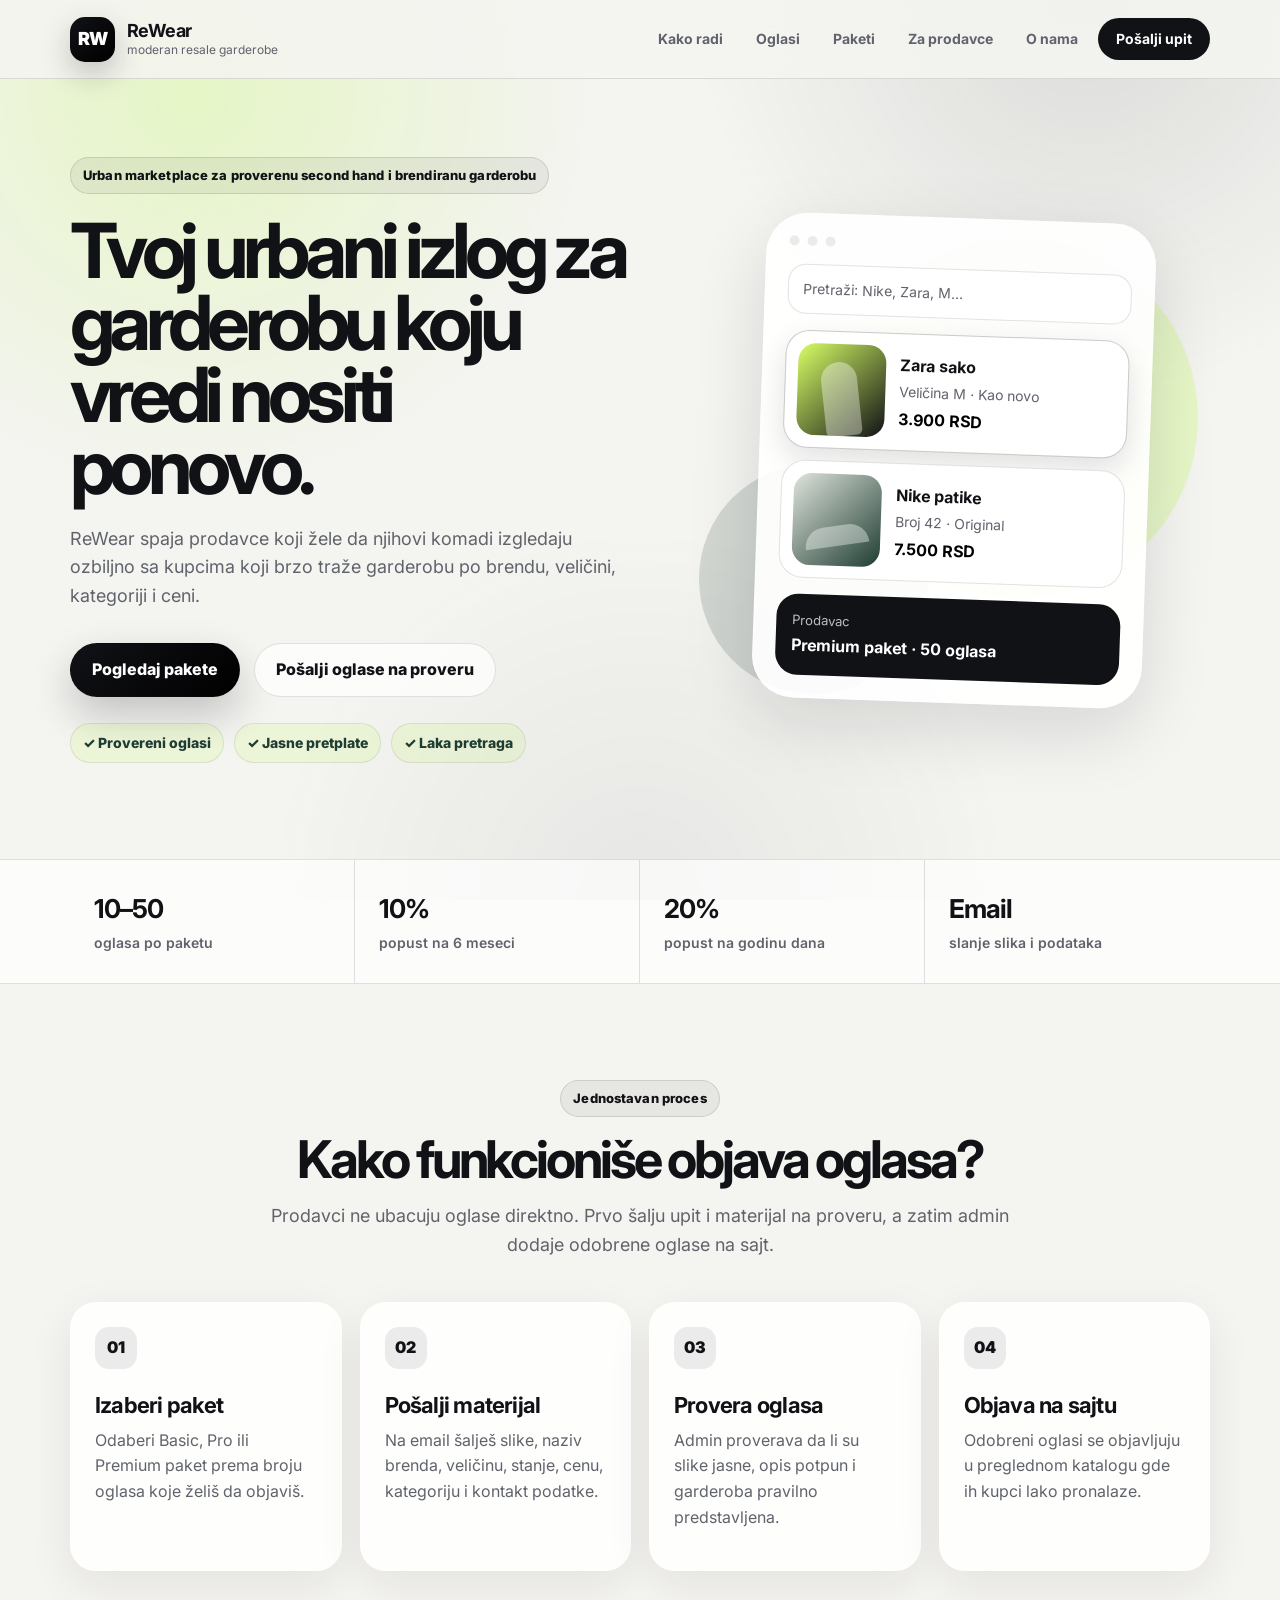
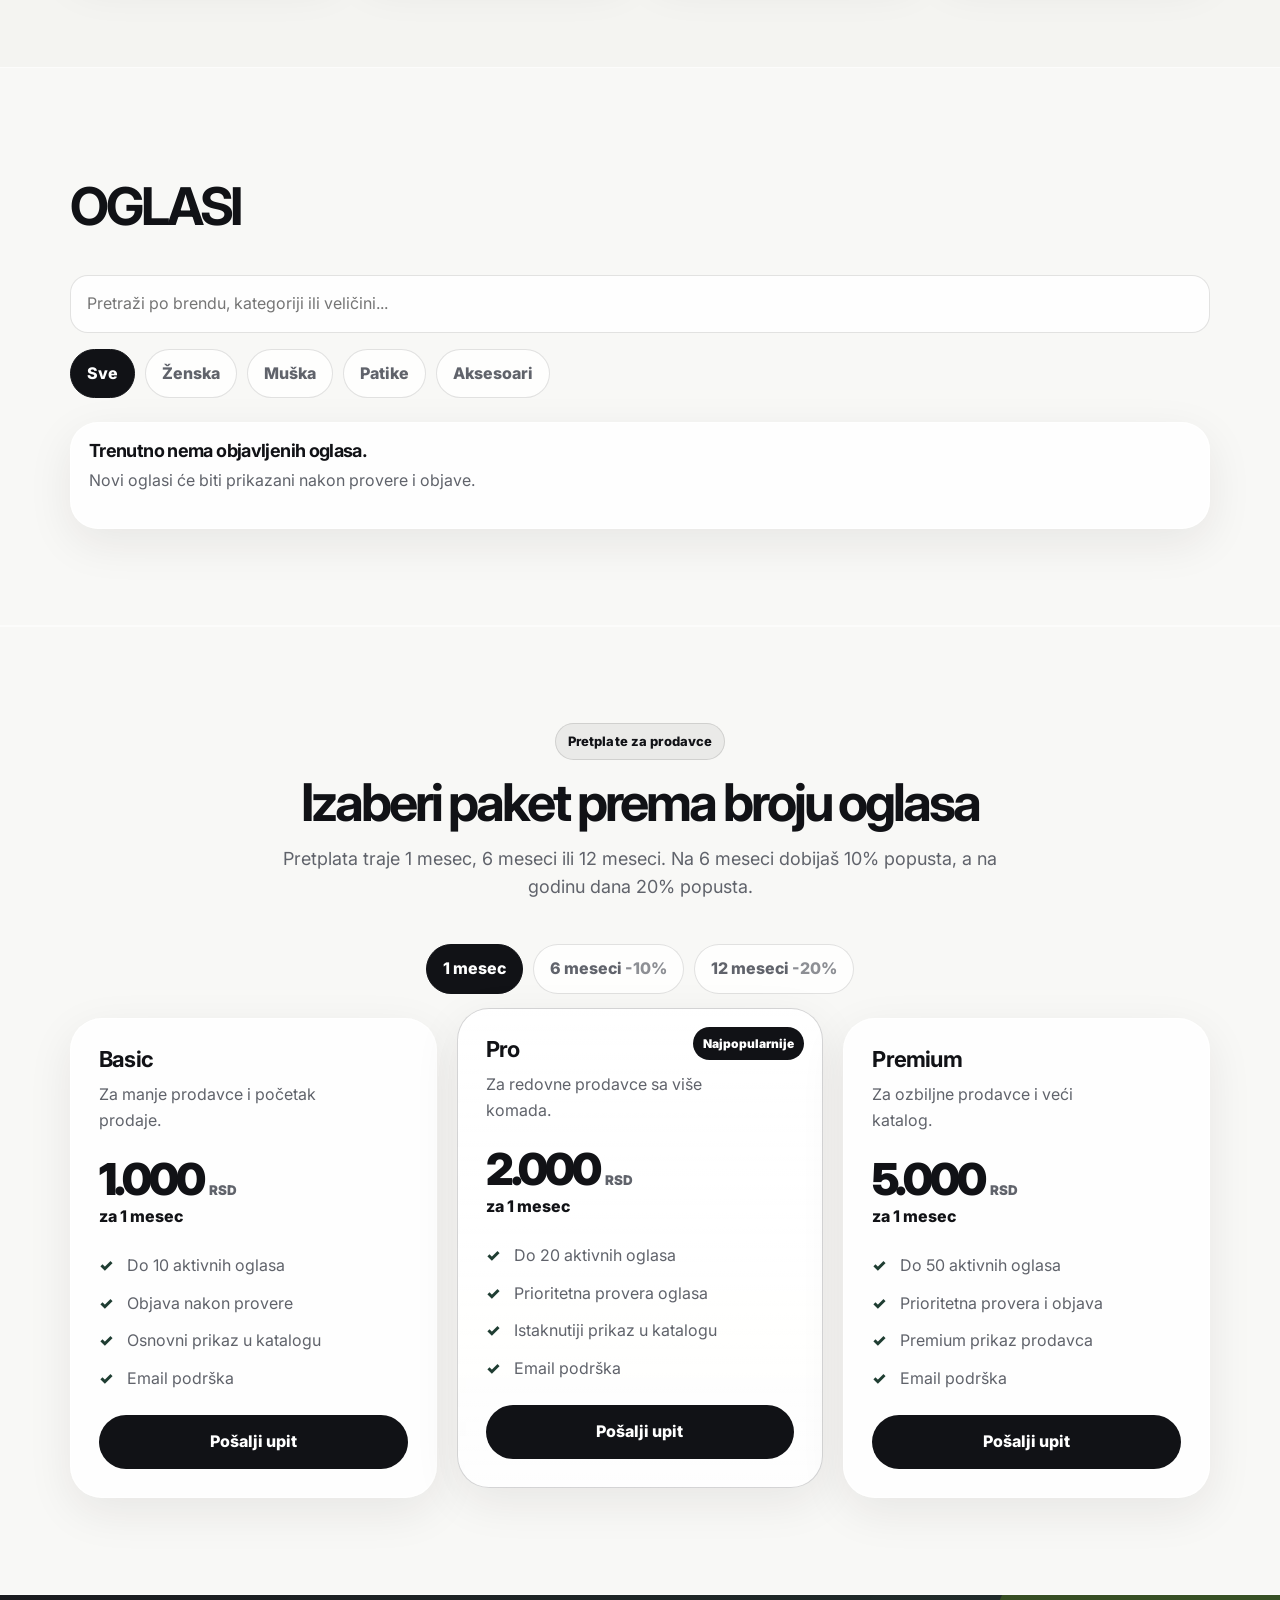
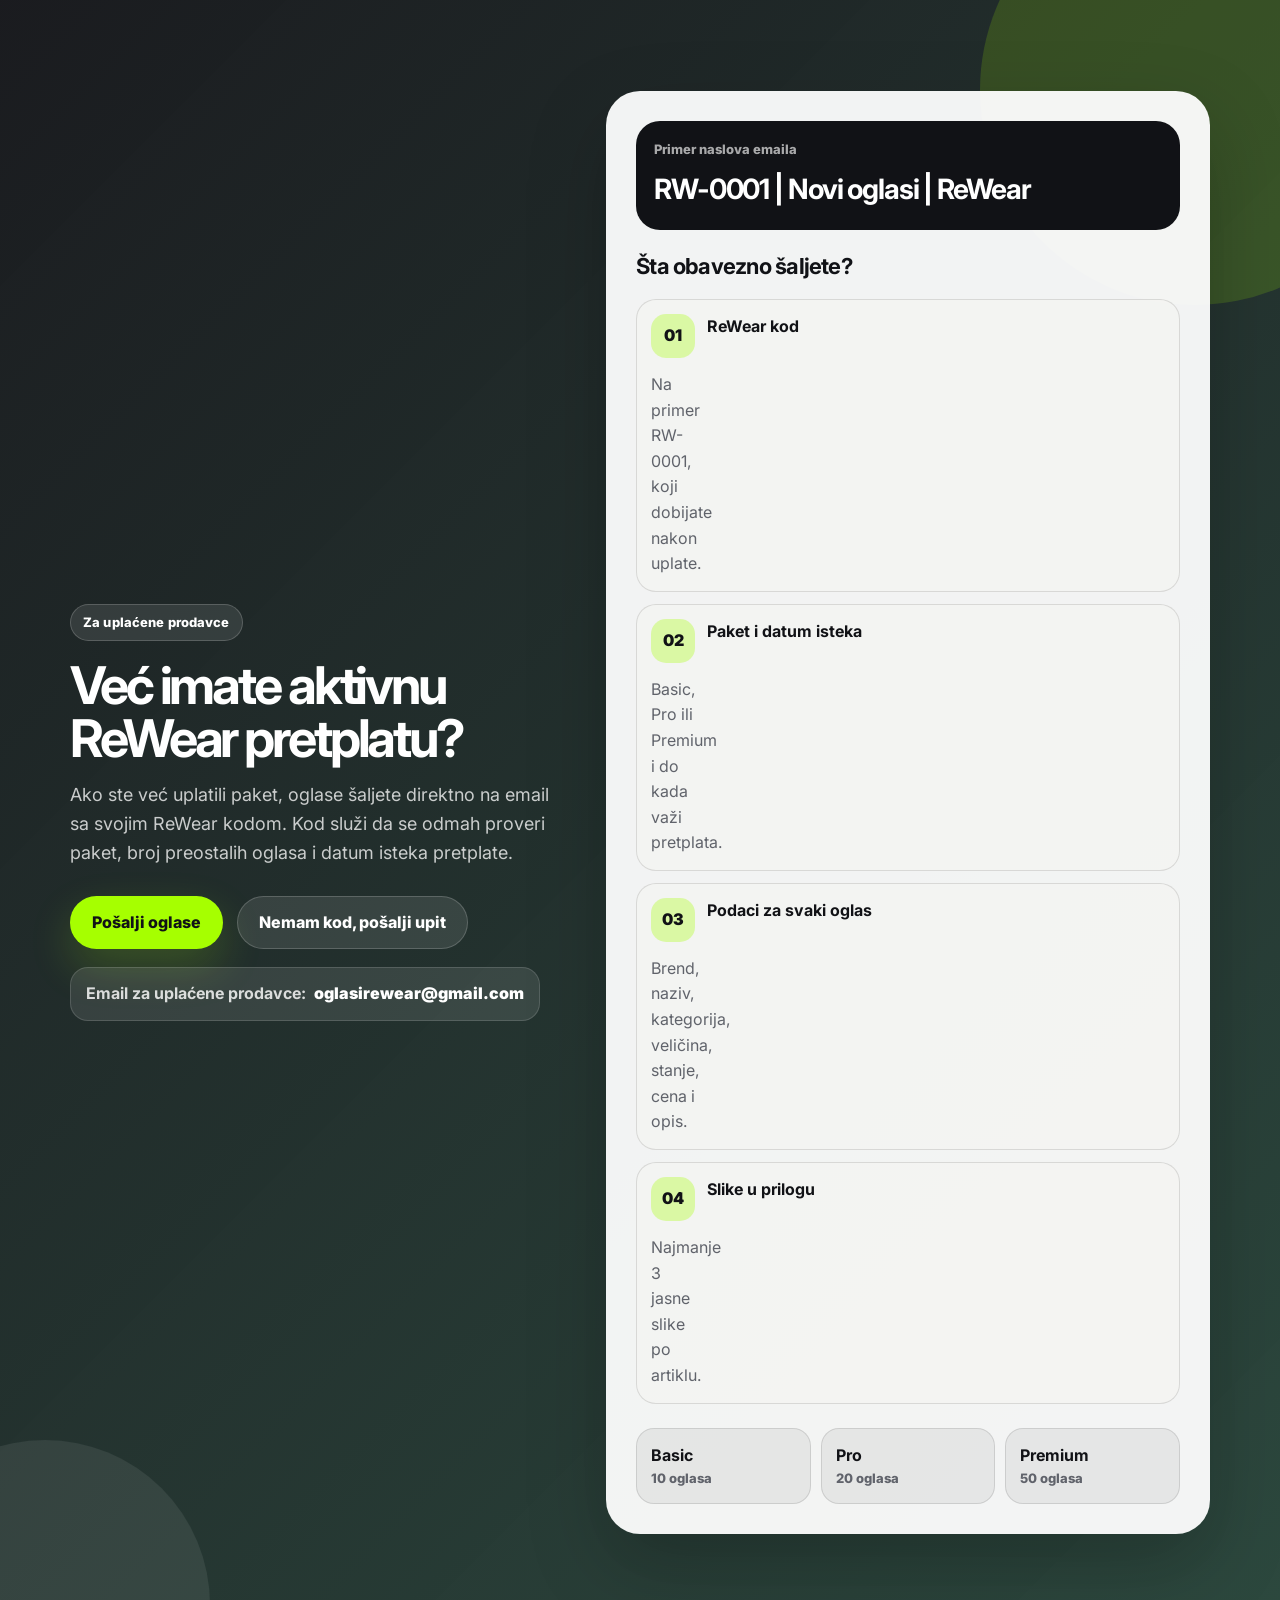
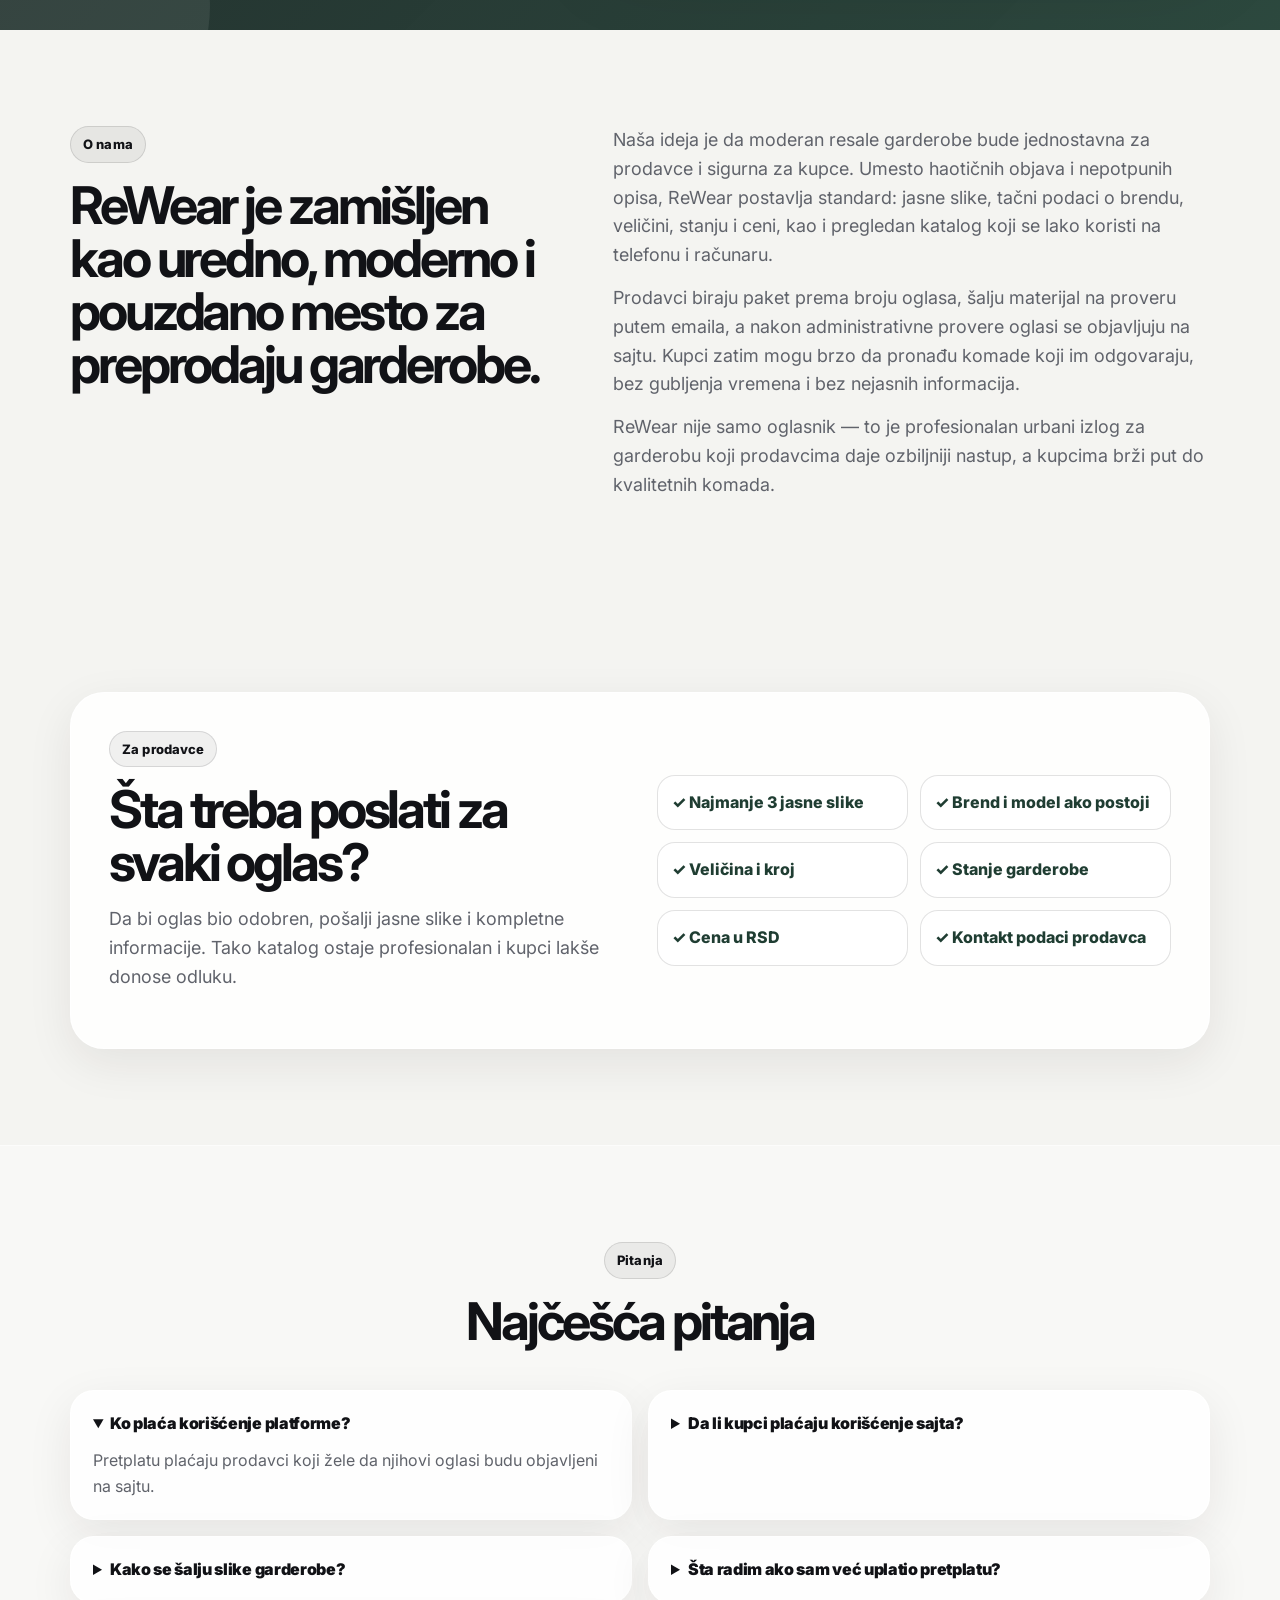
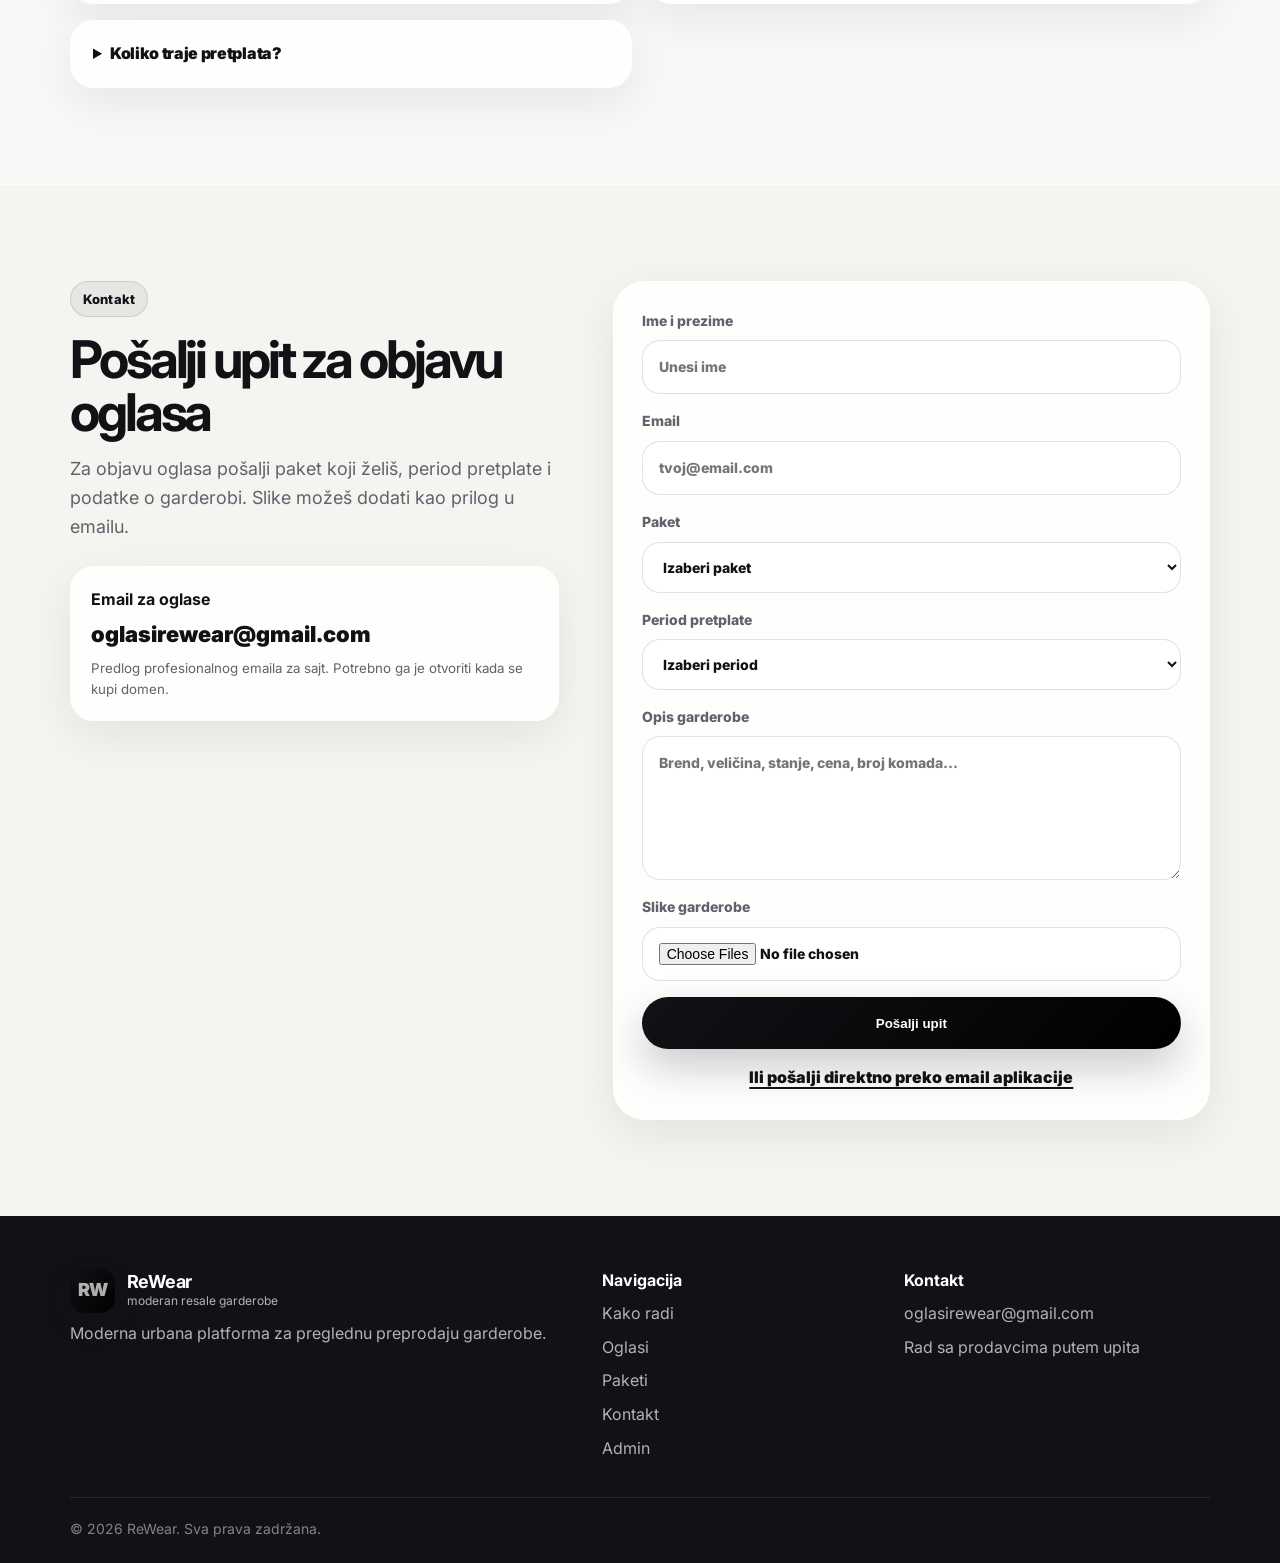
<file: index.html>
<!DOCTYPE html>
<html lang="sr">
<head>
  <meta charset="UTF-8" />
  <meta name="viewport" content="width=device-width, initial-scale=1.0" />
  <meta name="description" content="ReWear je profesionalna platforma za preprodaju garderobe. Prodavci biraju pretplatu, šalju proverene oglase, a kupci lako pronalaze garderobu po brendu, veličini i kategoriji." />
  <title>ReWear — Platforma za preprodaju garderobe</title>
  <link rel="preconnect" href="https://fonts.googleapis.com">
  <link rel="preconnect" href="https://fonts.gstatic.com" crossorigin>
  <link href="https://fonts.googleapis.com/css2?family=Inter:wght@400;500;600;700;800&display=swap" rel="stylesheet">
  <link rel="stylesheet" href="styles.css" />
  <script src="https://identity.netlify.com/v1/netlify-identity-widget.js"></script>
</head>
<body>
  <header class="site-header" id="top">
    <div class="container header-inner">
      <a class="brand" href="#top" aria-label="ReWear početna">
        <span class="brand-mark">RW</span>
        <span>
          <strong>ReWear</strong>
          <small>moderan resale garderobe</small>
        </span>
      </a>

      <button class="nav-toggle" type="button" aria-label="Otvori meni" aria-expanded="false">
        <span></span><span></span><span></span>
      </button>

      <nav class="main-nav" aria-label="Glavna navigacija">
        <a href="#kako-radi">Kako radi</a>
        <a href="#oglasi">Oglasi</a>
        <a href="#paketi">Paketi</a>
        <a href="#aktivna-pretplata">Za prodavce</a>
        <a href="#o-nama">O nama</a>
        <a href="#kontakt" class="nav-cta">Pošalji upit</a>
      </nav>
    </div>
  </header>

  <main>
    <section class="hero section-pad">
      <div class="container hero-grid">
        <div class="hero-content">
          <div class="eyebrow">Urban marketplace za proverenu second hand i brendiranu garderobu</div>
          <h1>Tvoj urbani izlog za garderobu koju vredi nositi ponovo.</h1>
          <p class="hero-lead">ReWear spaja prodavce koji žele da njihovi komadi izgledaju ozbiljno sa kupcima koji brzo traže garderobu po brendu, veličini, kategoriji i ceni.</p>
          <div class="hero-actions">
            <a class="btn btn-primary" href="#paketi">Pogledaj pakete</a>
            <a class="btn btn-secondary" href="mailto:oglasirewear@gmail.com?subject=Upit%20za%20objavu%20oglasa%20-%20ReWear&body=Zdravo%2C%0A%0A%C5%BDelim%20da%20objavim%20oglase%20na%20ReWear%20platformi.%0A%0APaket%3A%20Basic%20%2F%20Pro%20%2F%20Premium%0APeriod%3A%201%20mesec%20%2F%206%20meseci%20%2F%2012%20meseci%0A%0ABroj%20oglasa%3A%0ABrendovi%3A%0AVeli%C4%8Dine%3A%0ACene%3A%0AKontakt%20telefon%3A%0A%0AU%20prilogu%20%C5%A1aljem%20slike%20garderobe.%0A%0AHvala.">Pošalji oglase na proveru</a>
          </div>
          <div class="trust-row" aria-label="Prednosti platforme">
            <span>✓ Provereni oglasi</span>
            <span>✓ Jasne pretplate</span>
            <span>✓ Laka pretraga</span>
          </div>
        </div>

        <div class="hero-panel" aria-label="Pregled platforme">
          <div class="phone-card">
            <div class="phone-topbar">
              <span></span><span></span><span></span>
            </div>
            <div class="mini-search">Pretraži: Nike, Zara, M...</div>
            <div class="listing-card featured">
              <div class="listing-image dress"></div>
              <div>
                <strong>Zara sako</strong>
                <p>Veličina M · Kao novo</p>
                <b>3.900 RSD</b>
              </div>
            </div>
            <div class="listing-card">
              <div class="listing-image sneakers"></div>
              <div>
                <strong>Nike patike</strong>
                <p>Broj 42 · Original</p>
                <b>7.500 RSD</b>
              </div>
            </div>
            <div class="seller-box">
              <span>Prodavac</span>
              <strong>Premium paket · 50 oglasa</strong>
            </div>
          </div>
        </div>
      </div>
    </section>

    <section class="stats-strip">
      <div class="container stats-grid">
        <div><strong>10–50</strong><span>oglasa po paketu</span></div>
        <div><strong>10%</strong><span>popust na 6 meseci</span></div>
        <div><strong>20%</strong><span>popust na godinu dana</span></div>
        <div><strong>Email</strong><span>slanje slika i podataka</span></div>
      </div>
    </section>

    <section class="section-pad" id="kako-radi">
      <div class="container">
        <div class="section-heading">
          <span class="eyebrow">Jednostavan proces</span>
          <h2>Kako funkcioniše objava oglasa?</h2>
          <p>Prodavci ne ubacuju oglase direktno. Prvo šalju upit i materijal na proveru, a zatim admin dodaje odobrene oglase na sajt.</p>
        </div>
        <div class="steps-grid">
          <article class="step-card">
            <span>01</span>
            <h3>Izaberi paket</h3>
            <p>Odaberi Basic, Pro ili Premium paket prema broju oglasa koje želiš da objaviš.</p>
          </article>
          <article class="step-card">
            <span>02</span>
            <h3>Pošalji materijal</h3>
            <p>Na email šalješ slike, naziv brenda, veličinu, stanje, cenu, kategoriju i kontakt podatke.</p>
          </article>
          <article class="step-card">
            <span>03</span>
            <h3>Provera oglasa</h3>
            <p>Admin proverava da li su slike jasne, opis potpun i garderoba pravilno predstavljena.</p>
          </article>
          <article class="step-card">
            <span>04</span>
            <h3>Objava na sajtu</h3>
            <p>Odobreni oglasi se objavljuju u preglednom katalogu gde ih kupci lako pronalaze.</p>
          </article>
        </div>
      </div>
    </section>

    <section class="section-pad catalogue-section" id="oglasi">
      <div class="container">
        <div class="section-heading left-heading">
          <h2>OGLASI</h2>
        </div>

        <div class="catalogue-toolbar">
          <div class="search-wrap">
            <input id="searchInput" type="search" placeholder="Pretraži po brendu, kategoriji ili veličini..." aria-label="Pretraži oglase" />
          </div>
          <div class="filter-buttons" aria-label="Filter kategorija">
            <button class="filter-btn active" data-filter="sve">Sve</button>
            <button class="filter-btn" data-filter="ženska">Ženska</button>
            <button class="filter-btn" data-filter="muška">Muška</button>
            <button class="filter-btn" data-filter="patike">Patike</button>
            <button class="filter-btn" data-filter="aksesoari">Aksesoari</button>
          </div>
        </div>

        <div class="product-grid" id="productGrid" aria-live="polite"></div>
      </div>
    </section>

    <section class="section-pad pricing-section" id="paketi">
      <div class="container">
        <div class="section-heading">
          <span class="eyebrow">Pretplate za prodavce</span>
          <h2>Izaberi paket prema broju oglasa</h2>
          <p>Pretplata traje 1 mesec, 6 meseci ili 12 meseci. Na 6 meseci dobijaš 10% popusta, a na godinu dana 20% popusta.</p>
        </div>

        <div class="billing-toggle" role="tablist" aria-label="Period pretplate">
          <button class="billing-btn active" data-period="1">1 mesec</button>
          <button class="billing-btn" data-period="6">6 meseci <span>-10%</span></button>
          <button class="billing-btn" data-period="12">12 meseci <span>-20%</span></button>
        </div>

        <div class="pricing-grid">
          <article class="price-card" data-plan="Basic" data-monthly="1000" data-ads="10">
            <div class="price-top">
              <h3>Basic</h3>
              <p>Za manje prodavce i početak prodaje.</p>
            </div>
            <div class="price"><span class="amount">1.000</span> <small>RSD</small></div>
            <p class="period-label">za 1 mesec</p>
            <ul>
              <li>Do 10 aktivnih oglasa</li>
              <li>Objava nakon provere</li>
              <li>Osnovni prikaz u katalogu</li>
              <li>Email podrška</li>
            </ul>
            <a class="btn btn-plan" href="mailto:oglasirewear@gmail.com?subject=Basic%20paket%20-%20ReWear&body=Zdravo%2C%0A%0A%C5%BDelim%20Basic%20paket%20za%20ReWear.%0APeriod%3A%201%20mesec%20%2F%206%20meseci%20%2F%2012%20meseci%0ABroj%20oglasa%3A%20do%2010%0A%0A%C5%A0aljem%20podatke%20za%20oglase%3A%0ABrend%3A%0AVeli%C4%8Dina%3A%0AStanje%3A%0ACena%3A%0AKontakt%3A%0A%0AU%20prilogu%20su%20slike.%0A">Pošalji upit</a>
          </article>

          <article class="price-card popular" data-plan="Pro" data-monthly="2000" data-ads="20">
            <div class="popular-badge">Najpopularnije</div>
            <div class="price-top">
              <h3>Pro</h3>
              <p>Za redovne prodavce sa više komada.</p>
            </div>
            <div class="price"><span class="amount">2.000</span> <small>RSD</small></div>
            <p class="period-label">za 1 mesec</p>
            <ul>
              <li>Do 20 aktivnih oglasa</li>
              <li>Prioritetna provera oglasa</li>
              <li>Istaknutiji prikaz u katalogu</li>
              <li>Email podrška</li>
            </ul>
            <a class="btn btn-plan" href="mailto:oglasirewear@gmail.com?subject=Pro%20paket%20-%20ReWear&body=Zdravo%2C%0A%0A%C5%BDelim%20Pro%20paket%20za%20ReWear.%0APeriod%3A%201%20mesec%20%2F%206%20meseci%20%2F%2012%20meseci%0ABroj%20oglasa%3A%20do%2020%0A%0A%C5%A0aljem%20podatke%20za%20oglase%3A%0ABrend%3A%0AVeli%C4%8Dina%3A%0AStanje%3A%0ACena%3A%0AKontakt%3A%0A%0AU%20prilogu%20su%20slike.%0A">Pošalji upit</a>
          </article>

          <article class="price-card" data-plan="Premium" data-monthly="5000" data-ads="50">
            <div class="price-top">
              <h3>Premium</h3>
              <p>Za ozbiljne prodavce i veći katalog.</p>
            </div>
            <div class="price"><span class="amount">5.000</span> <small>RSD</small></div>
            <p class="period-label">za 1 mesec</p>
            <ul>
              <li>Do 50 aktivnih oglasa</li>
              <li>Prioritetna provera i objava</li>
              <li>Premium prikaz prodavca</li>
              <li>Email podrška</li>
            </ul>
            <a class="btn btn-plan" href="mailto:oglasirewear@gmail.com?subject=Premium%20paket%20-%20ReWear&body=Zdravo%2C%0A%0A%C5%BDelim%20Premium%20paket%20za%20ReWear.%0APeriod%3A%201%20mesec%20%2F%206%20meseci%20%2F%2012%20meseci%0ABroj%20oglasa%3A%20do%2050%0A%0A%C5%A0aljem%20podatke%20za%20oglase%3A%0ABrend%3A%0AVeli%C4%8Dina%3A%0AStanje%3A%0ACena%3A%0AKontakt%3A%0A%0AU%20prilogu%20su%20slike.%0A">Pošalji upit</a>
          </article>
        </div>
      </div>
    </section>

    <section class="section-pad active-seller-section" id="aktivna-pretplata">
      <div class="container active-seller-shell">
        <div class="active-seller-copy">
          <span class="eyebrow">Za uplaćene prodavce</span>
          <h2>Već imate aktivnu ReWear pretplatu?</h2>
          <p>Ako ste već uplatili paket, oglase šaljete direktno na email sa svojim ReWear kodom. Kod služi da se odmah proveri paket, broj preostalih oglasa i datum isteka pretplate.</p>
          <div class="active-actions">
            <a class="btn btn-primary" href="mailto:oglasirewear@gmail.com?subject=RW-KOD%20%7C%20Novi%20oglasi%20%7C%20ReWear&body=Zdravo%2C%0A%0AImam%20aktivnu%20ReWear%20pretplatu%20i%20%C5%A1aljem%20oglase%20za%20proveru.%0A%0AReWear%20kod%3A%20RW-0001%0AIme%20i%20prezime%3A%0AEmail%3A%0ATelefon%3A%0APaket%3A%20Basic%20/%20Pro%20/%20Premium%0APretplata%20va%C5%BEi%20do%3A%0A%0AOglas%201%0ABrend%3A%0ANaziv%20artikla%3A%0AKategorija%3A%0AVeli%C4%8Dina%3A%0AStanje%3A%0ACena%3A%0AOpis%3A%0A%0AOglas%202%0ABrend%3A%0ANaziv%20artikla%3A%0AKategorija%3A%0AVeli%C4%8Dina%3A%0AStanje%3A%0ACena%3A%0AOpis%3A%0A%0ASlike%20dodajem%20u%20prilogu.%0A%0AHvala.">Pošalji oglase</a>
            <a class="btn btn-secondary" href="#kontakt">Nemam kod, pošalji upit</a>
          </div>
          <div class="seller-note">
            <strong>Email za uplaćene prodavce:</strong>
            <a href="mailto:oglasirewear@gmail.com">oglasirewear@gmail.com</a>
          </div>
        </div>

        <div class="active-seller-panel">
          <div class="code-card">
            <span>Primer naslova emaila</span>
            <strong>RW-0001 | Novi oglasi | ReWear</strong>
          </div>
          <h3>Šta obavezno šaljete?</h3>
          <ol class="seller-flow">
            <li><strong>ReWear kod</strong><span>Na primer RW-0001, koji dobijate nakon uplate.</span></li>
            <li><strong>Paket i datum isteka</strong><span>Basic, Pro ili Premium i do kada važi pretplata.</span></li>
            <li><strong>Podaci za svaki oglas</strong><span>Brend, naziv, kategorija, veličina, stanje, cena i opis.</span></li>
            <li><strong>Slike u prilogu</strong><span>Najmanje 3 jasne slike po artiklu.</span></li>
          </ol>
          <div class="seller-limit-grid">
            <div><strong>Basic</strong><span>10 oglasa</span></div>
            <div><strong>Pro</strong><span>20 oglasa</span></div>
            <div><strong>Premium</strong><span>50 oglasa</span></div>
          </div>
        </div>
      </div>
    </section>

    <section class="section-pad about-section" id="o-nama">
      <div class="container about-grid">
        <div>
          <span class="eyebrow">O nama</span>
          <h2>ReWear je zamišljen kao uredno, moderno i pouzdano mesto za preprodaju garderobe.</h2>
        </div>
        <div class="about-copy">
          <p>Naša ideja je da moderan resale garderobe bude jednostavna za prodavce i sigurna za kupce. Umesto haotičnih objava i nepotpunih opisa, ReWear postavlja standard: jasne slike, tačni podaci o brendu, veličini, stanju i ceni, kao i pregledan katalog koji se lako koristi na telefonu i računaru.</p>
          <p>Prodavci biraju paket prema broju oglasa, šalju materijal na proveru putem emaila, a nakon administrativne provere oglasi se objavljuju na sajtu. Kupci zatim mogu brzo da pronađu komade koji im odgovaraju, bez gubljenja vremena i bez nejasnih informacija.</p>
          <p>ReWear nije samo oglasnik — to je profesionalan urbani izlog za garderobu koji prodavcima daje ozbiljniji nastup, a kupcima brži put do kvalitetnih komada.</p>
        </div>
      </div>
    </section>

    <section class="section-pad seller-section">
      <div class="container seller-card">
        <div>
          <span class="eyebrow">Za prodavce</span>
          <h2>Šta treba poslati za svaki oglas?</h2>
          <p>Da bi oglas bio odobren, pošalji jasne slike i kompletne informacije. Tako katalog ostaje profesionalan i kupci lakše donose odluku.</p>
        </div>
        <div class="checklist">
          <div>✓ Najmanje 3 jasne slike</div>
          <div>✓ Brend i model ako postoji</div>
          <div>✓ Veličina i kroj</div>
          <div>✓ Stanje garderobe</div>
          <div>✓ Cena u RSD</div>
          <div>✓ Kontakt podaci prodavca</div>
        </div>
      </div>
    </section>

    <section class="section-pad faq-section">
      <div class="container">
        <div class="section-heading">
          <span class="eyebrow">Pitanja</span>
          <h2>Najčešća pitanja</h2>
        </div>
        <div class="faq-grid">
          <details open>
            <summary>Ko plaća korišćenje platforme?</summary>
            <p>Pretplatu plaćaju prodavci koji žele da njihovi oglasi budu objavljeni na sajtu.</p>
          </details>
          <details>
            <summary>Da li kupci plaćaju korišćenje sajta?</summary>
            <p>Ne. Kupci mogu besplatno da pregledaju oglase i kontaktiraju prodavca prema informacijama u oglasu.</p>
          </details>
          <details>
            <summary>Kako se šalju slike garderobe?</summary>
            <p>Prodavac šalje slike i podatke na email oglasirewear@gmail.com. Nakon provere, admin ubacuje odobrene oglase na sajt.</p>
          </details>
          <details>
            <summary>Šta radim ako sam već uplatio pretplatu?</summary>
            <p>Uplaćeni prodavci šalju oglase direktno na oglasirewear@gmail.com i u naslov emaila obavezno upisuju svoj ReWear kod, na primer RW-0001.</p>
          </details>
          <details>
            <summary>Koliko traje pretplata?</summary>
            <p>Pretplata može trajati 1 mesec, 6 meseci uz 10% popusta ili 12 meseci uz 20% popusta.</p>
          </details>
        </div>
      </div>
    </section>

    <section class="section-pad contact-section" id="kontakt">
      <div class="container contact-grid">
        <div>
          <span class="eyebrow">Kontakt</span>
          <h2>Pošalji upit za objavu oglasa</h2>
          <p>Za objavu oglasa pošalji paket koji želiš, period pretplate i podatke o garderobi. Slike možeš dodati kao prilog u emailu.</p>
          <div class="contact-card">
            <strong>Email za oglase</strong>
            <a href="mailto:oglasirewear@gmail.com">oglasirewear@gmail.com</a>
            <small>Predlog profesionalnog emaila za sajt. Potrebno ga je otvoriti kada se kupi domen.</small>
          </div>
        </div>

        <form class="contact-form" name="upit-za-oglase" method="POST" data-netlify="true" netlify-honeypot="bot-field" enctype="multipart/form-data" action="/hvala.html">
          <input type="hidden" name="form-name" value="upit-za-oglase" />
          <p class="hidden">
            <label>Ne popunjavati: <input name="bot-field" /></label>
          </p>
          <label>
            Ime i prezime
            <input type="text" name="ime" placeholder="Unesi ime" required />
          </label>
          <label>
            Email
            <input type="email" name="email" placeholder="tvoj@email.com" required />
          </label>
          <label>
            Paket
            <select name="paket" required>
              <option value="">Izaberi paket</option>
              <option>Basic — 10 oglasa</option>
              <option>Pro — 20 oglasa</option>
              <option>Premium — 50 oglasa</option>
            </select>
          </label>
          <label>
            Period pretplate
            <select name="period" required>
              <option value="">Izaberi period</option>
              <option>1 mesec</option>
              <option>6 meseci — 10% popusta</option>
              <option>12 meseci — 20% popusta</option>
            </select>
          </label>
          <label>
            Opis garderobe
            <textarea name="opis" rows="5" placeholder="Brend, veličina, stanje, cena, broj komada..." required></textarea>
          </label>
          <label>
            Slike garderobe
            <input type="file" name="slike" accept="image/*" multiple />
          </label>
          <button class="btn btn-primary" type="submit">Pošalji upit</button>
          <a class="mail-link" href="mailto:oglasirewear@gmail.com?subject=Upit%20za%20objavu%20oglasa%20-%20ReWear&body=Zdravo%2C%0A%0A%C5%BDelim%20da%20objavim%20oglase%20na%20ReWear%20platformi.%0A%0APaket%3A%20Basic%20%2F%20Pro%20%2F%20Premium%0APeriod%3A%201%20mesec%20%2F%206%20meseci%20%2F%2012%20meseci%0A%0ABroj%20oglasa%3A%0ABrendovi%3A%0AVeli%C4%8Dine%3A%0ACene%3A%0AKontakt%20telefon%3A%0A%0AU%20prilogu%20%C5%A1aljem%20slike%20garderobe.%0A%0AHvala.">Ili pošalji direktno preko email aplikacije</a>
        </form>
      </div>
    </section>
  </main>

  <footer class="site-footer">
    <div class="container footer-grid">
      <div>
        <a class="brand footer-brand" href="#top">
          <span class="brand-mark">RW</span>
          <span>
            <strong>ReWear</strong>
            <small>moderan resale garderobe</small>
          </span>
        </a>
        <p>Moderna urbana platforma za preglednu preprodaju garderobe.</p>
      </div>
      <div>
        <strong>Navigacija</strong>
        <a href="#kako-radi">Kako radi</a>
        <a href="#oglasi">Oglasi</a>
        <a href="#paketi">Paketi</a>
        <a href="#kontakt">Kontakt</a>
        <a href="/admin/">Admin</a>
      </div>
      <div>
        <strong>Kontakt</strong>
        <a href="mailto:oglasirewear@gmail.com">oglasirewear@gmail.com</a>
        <span>Rad sa prodavcima putem upita</span>
      </div>
    </div>
    <div class="container copyright">© <span id="year"></span> ReWear. Sva prava zadržana.</div>
  </footer>

  <script>
    if (window.netlifyIdentity) {
      window.netlifyIdentity.on('init', function(user) {
        if (!user) {
          window.netlifyIdentity.on('login', function() {
            document.location.href = '/admin/';
          });
        }
      });
    }
  </script>
  <script src="script.js"></script>
</body>
</html>
</file>
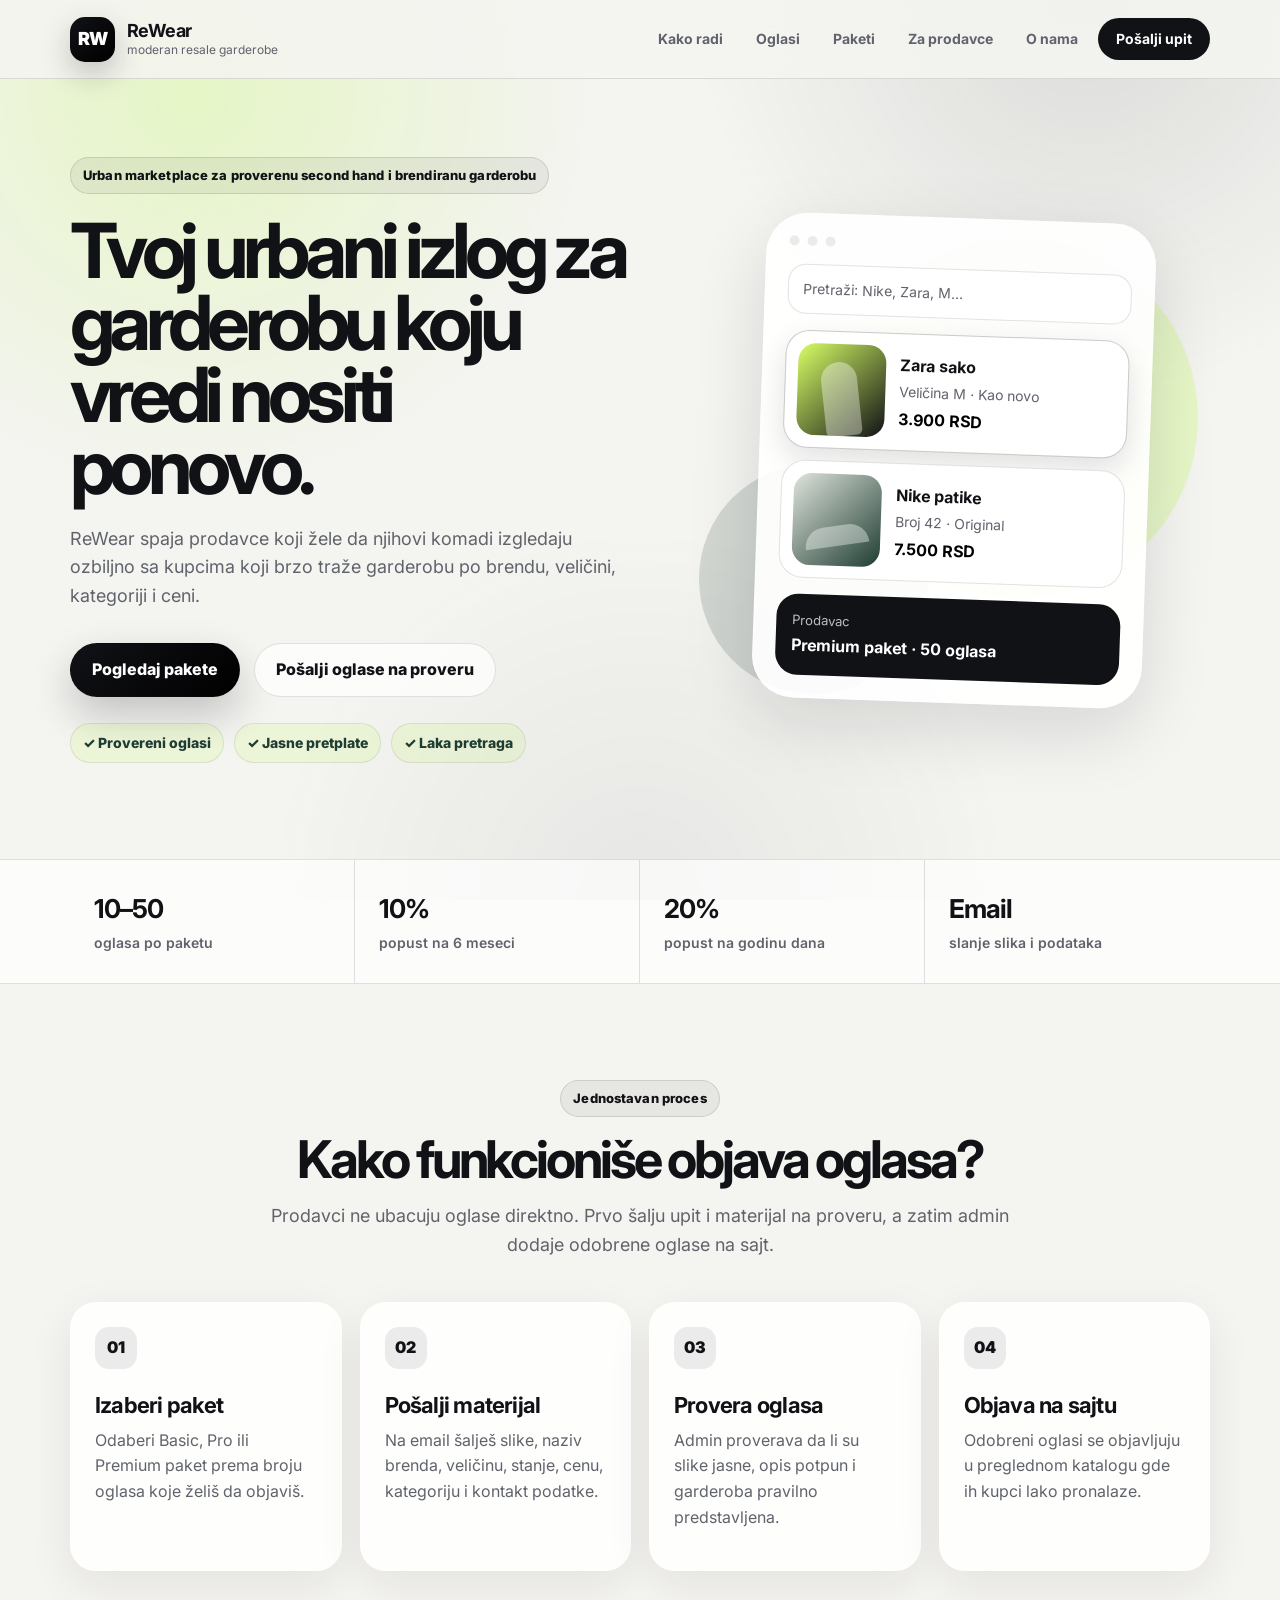
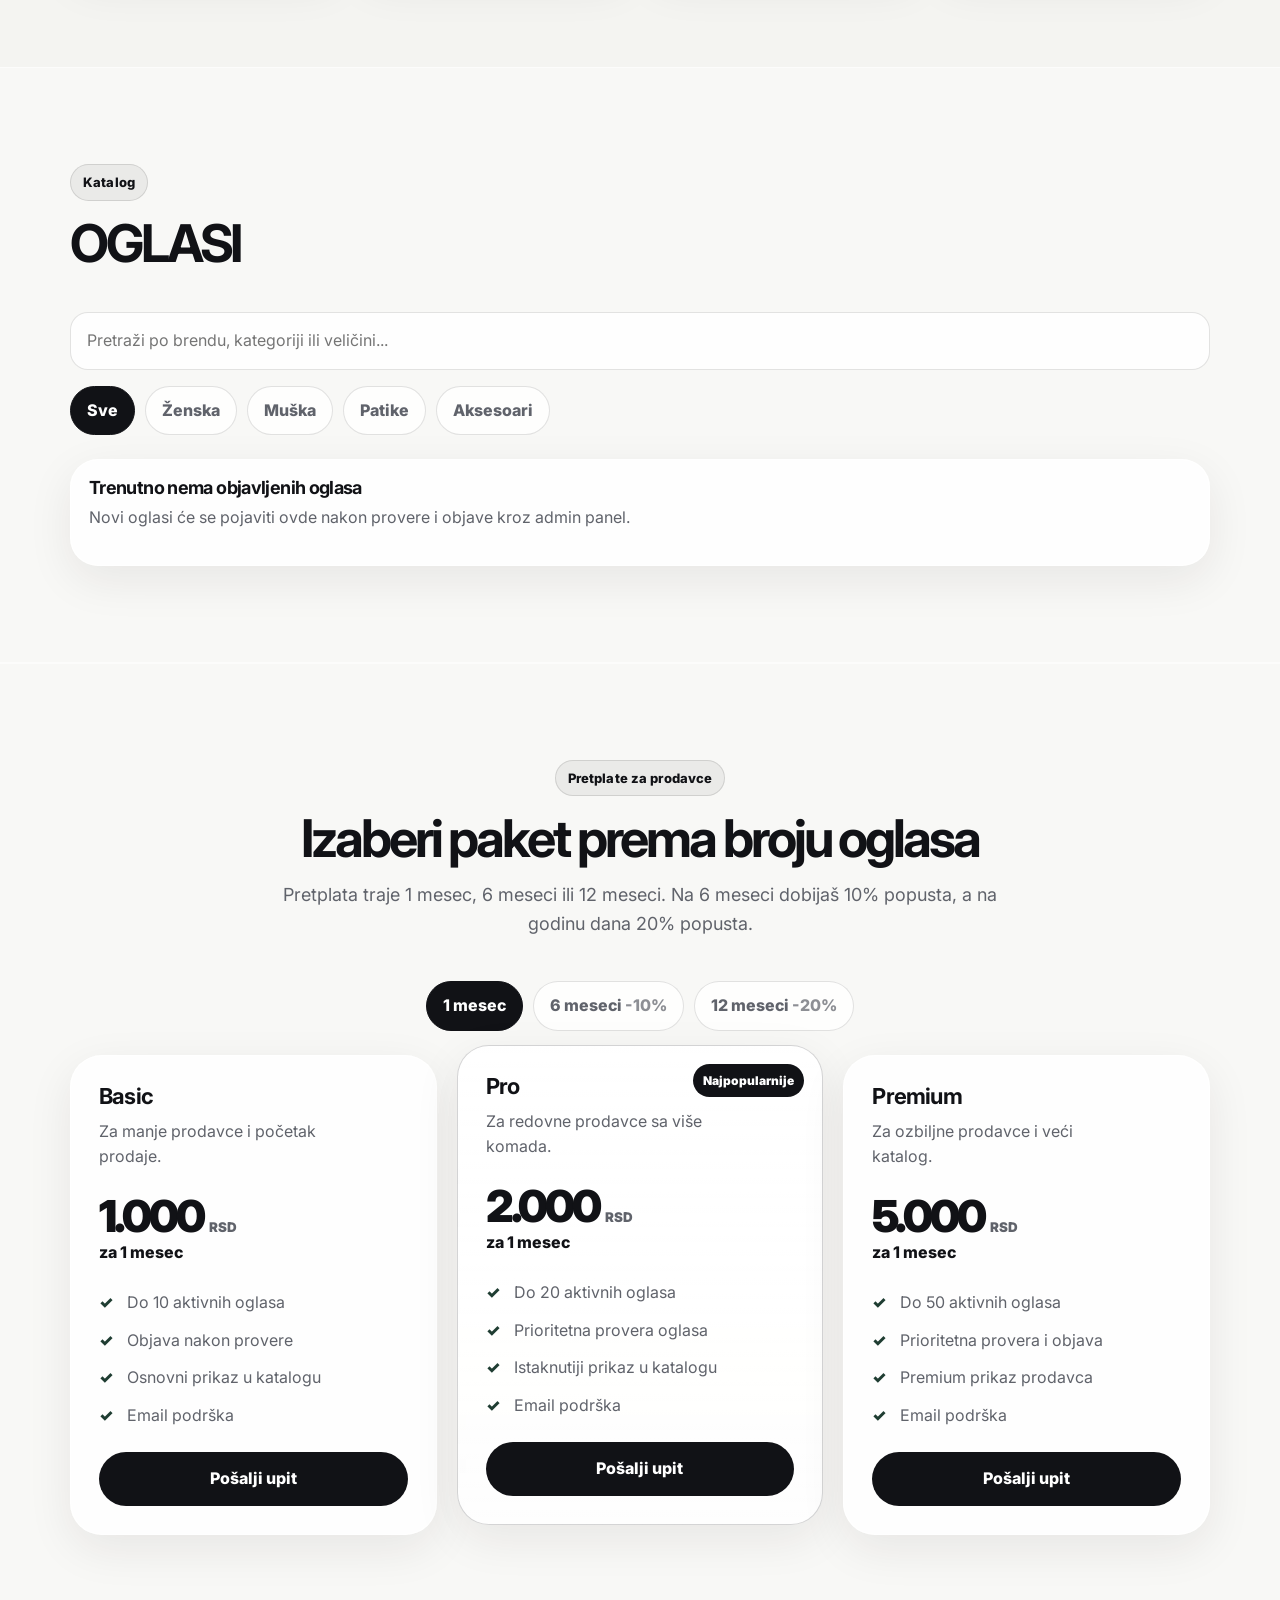
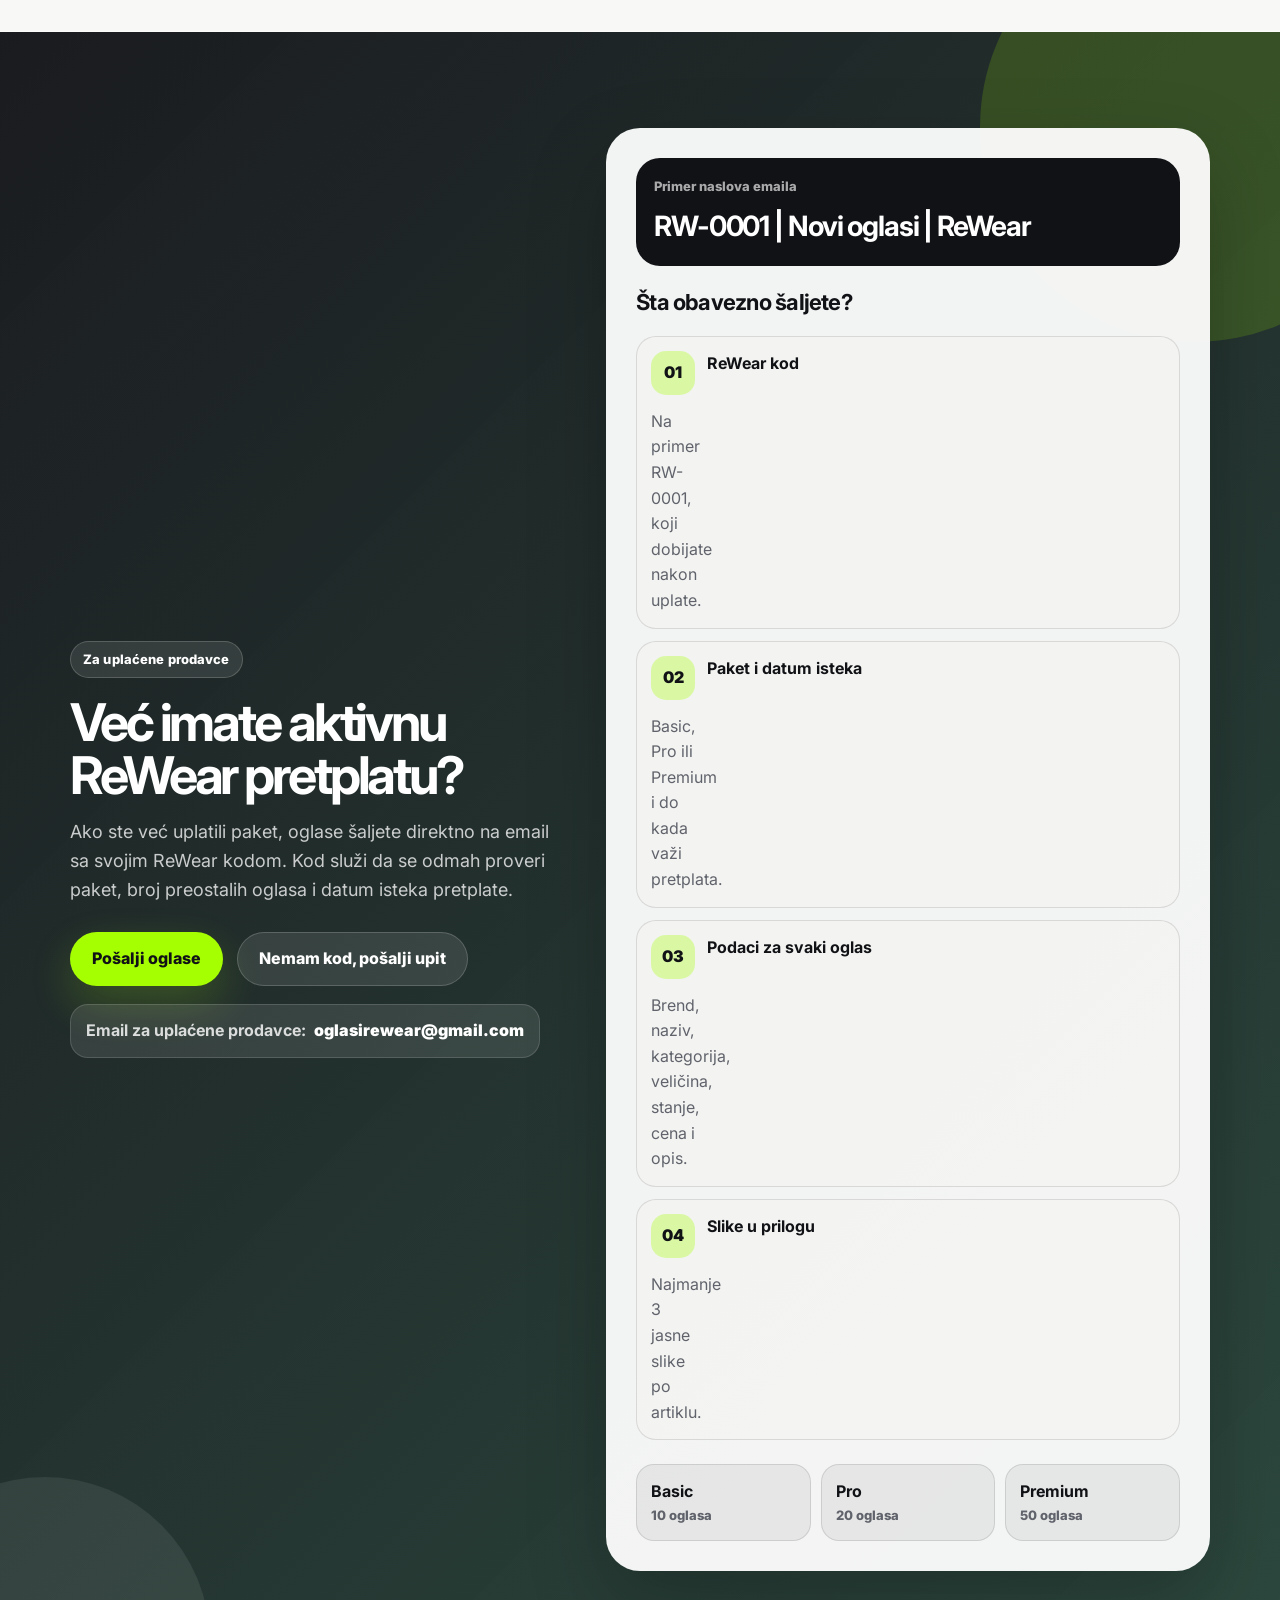
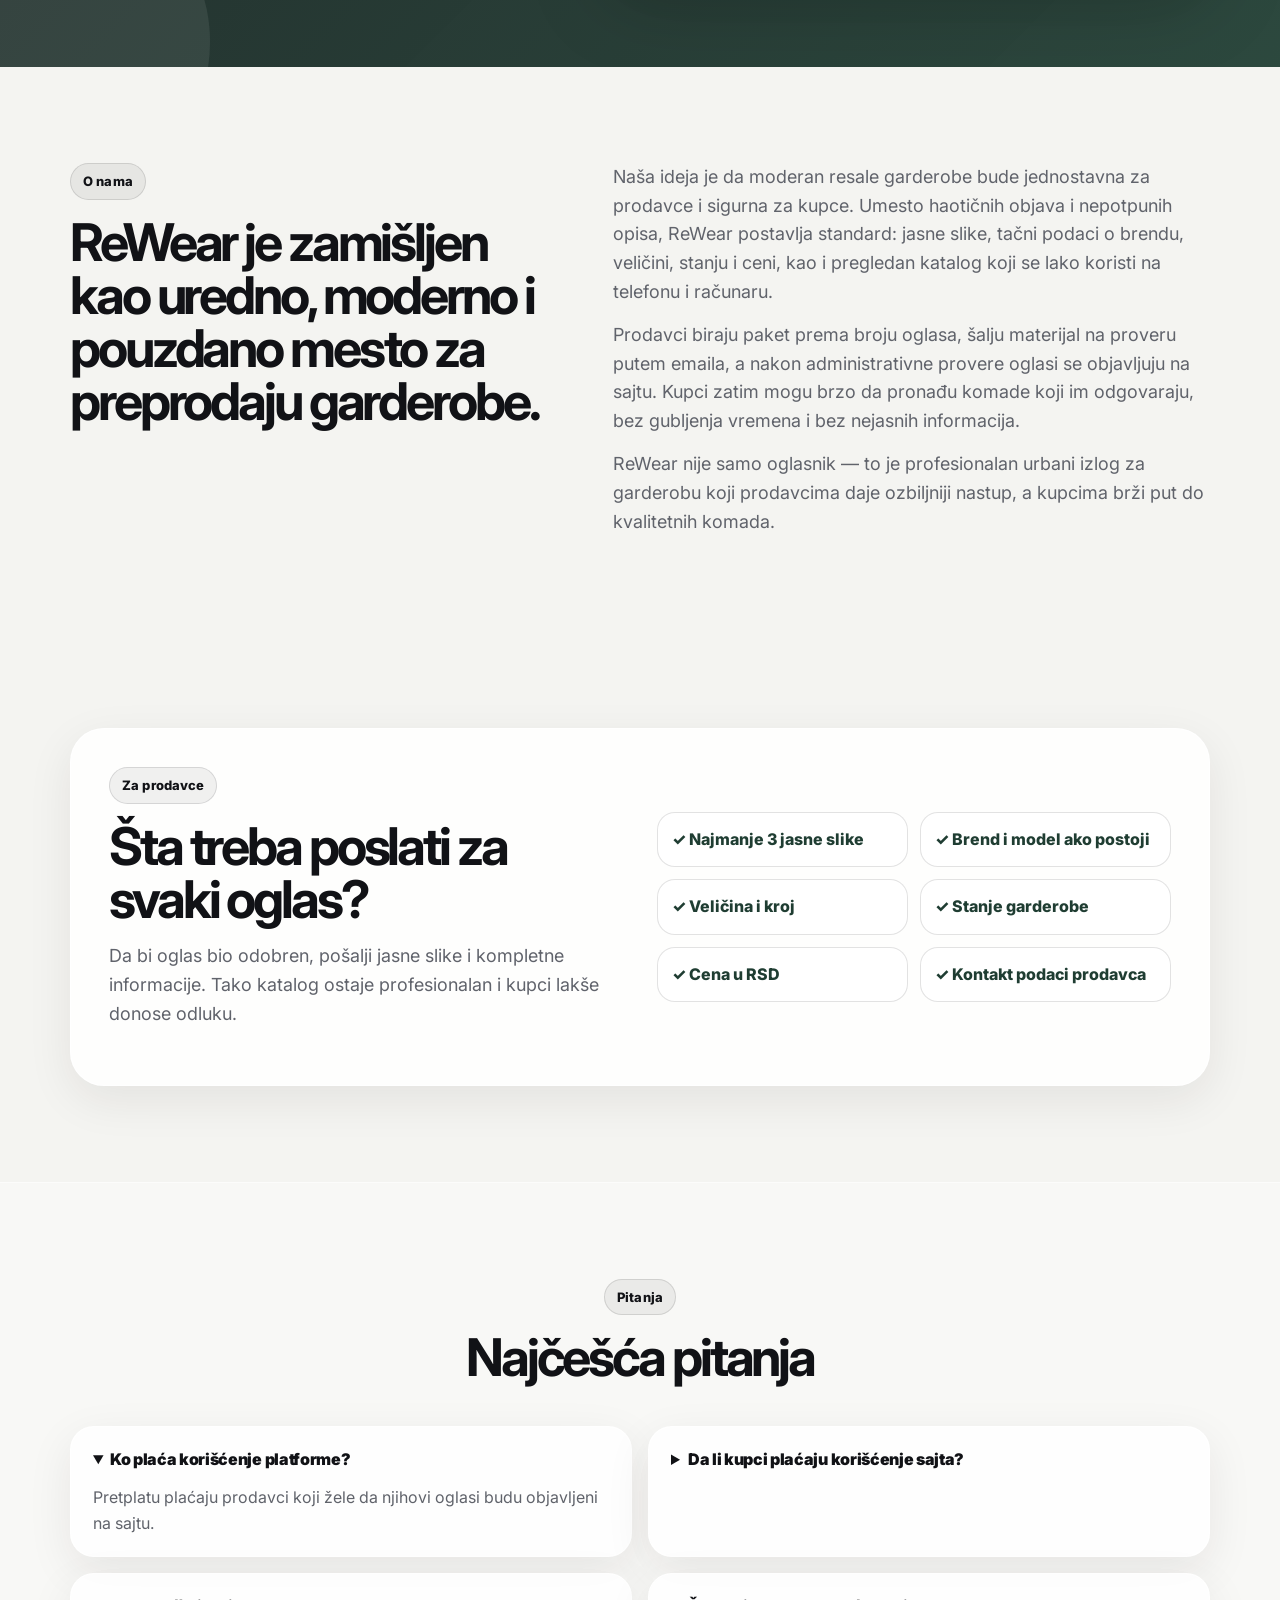
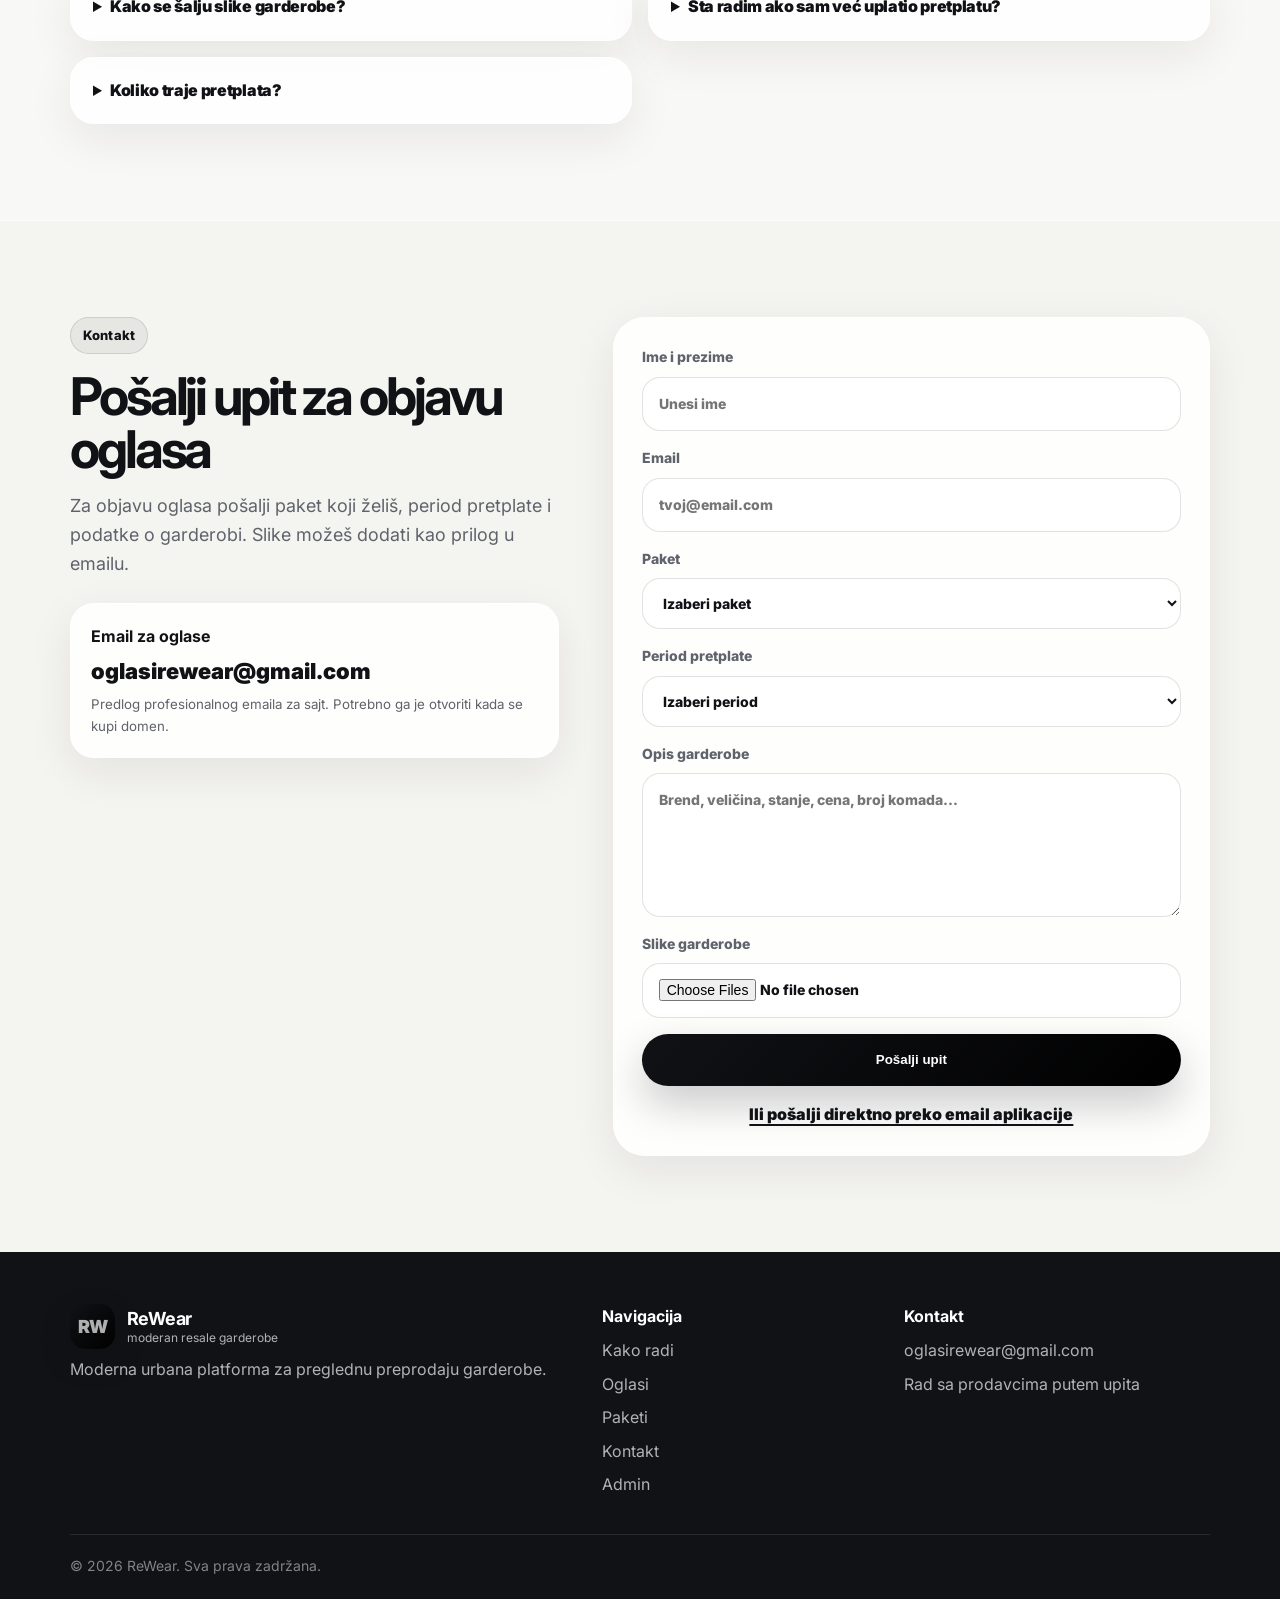
<file: rewear_cms_site /index.html>
<!DOCTYPE html>
<html lang="sr">
<head>
  <meta charset="UTF-8" />
  <meta name="viewport" content="width=device-width, initial-scale=1.0" />
  <meta name="description" content="ReWear je profesionalna platforma za preprodaju garderobe. Prodavci biraju pretplatu, šalju proverene oglase, a kupci lako pronalaze garderobu po brendu, veličini i kategoriji." />
  <title>ReWear — Platforma za preprodaju garderobe</title>
  <link rel="preconnect" href="https://fonts.googleapis.com">
  <link rel="preconnect" href="https://fonts.gstatic.com" crossorigin>
  <link href="https://fonts.googleapis.com/css2?family=Inter:wght@400;500;600;700;800&display=swap" rel="stylesheet">
  <link rel="stylesheet" href="styles.css" />
  <script src="https://identity.netlify.com/v1/netlify-identity-widget.js"></script>
</head>
<body>
  <header class="site-header" id="top">
    <div class="container header-inner">
      <a class="brand" href="#top" aria-label="ReWear početna">
        <span class="brand-mark">RW</span>
        <span>
          <strong>ReWear</strong>
          <small>moderan resale garderobe</small>
        </span>
      </a>

      <button class="nav-toggle" type="button" aria-label="Otvori meni" aria-expanded="false">
        <span></span><span></span><span></span>
      </button>

      <nav class="main-nav" aria-label="Glavna navigacija">
        <a href="#kako-radi">Kako radi</a>
        <a href="#oglasi">Oglasi</a>
        <a href="#paketi">Paketi</a>
        <a href="#aktivna-pretplata">Za prodavce</a>
        <a href="#o-nama">O nama</a>
        <a href="#kontakt" class="nav-cta">Pošalji upit</a>
      </nav>
    </div>
  </header>

  <main>
    <section class="hero section-pad">
      <div class="container hero-grid">
        <div class="hero-content">
          <div class="eyebrow">Urban marketplace za proverenu second hand i brendiranu garderobu</div>
          <h1>Tvoj urbani izlog za garderobu koju vredi nositi ponovo.</h1>
          <p class="hero-lead">ReWear spaja prodavce koji žele da njihovi komadi izgledaju ozbiljno sa kupcima koji brzo traže garderobu po brendu, veličini, kategoriji i ceni.</p>
          <div class="hero-actions">
            <a class="btn btn-primary" href="#paketi">Pogledaj pakete</a>
            <a class="btn btn-secondary" href="mailto:oglasirewear@gmail.com?subject=Upit%20za%20objavu%20oglasa%20-%20ReWear&body=Zdravo%2C%0A%0A%C5%BDelim%20da%20objavim%20oglase%20na%20ReWear%20platformi.%0A%0APaket%3A%20Basic%20%2F%20Pro%20%2F%20Premium%0APeriod%3A%201%20mesec%20%2F%206%20meseci%20%2F%2012%20meseci%0A%0ABroj%20oglasa%3A%0ABrendovi%3A%0AVeli%C4%8Dine%3A%0ACene%3A%0AKontakt%20telefon%3A%0A%0AU%20prilogu%20%C5%A1aljem%20slike%20garderobe.%0A%0AHvala.">Pošalji oglase na proveru</a>
          </div>
          <div class="trust-row" aria-label="Prednosti platforme">
            <span>✓ Provereni oglasi</span>
            <span>✓ Jasne pretplate</span>
            <span>✓ Laka pretraga</span>
          </div>
        </div>

        <div class="hero-panel" aria-label="Pregled platforme">
          <div class="phone-card">
            <div class="phone-topbar">
              <span></span><span></span><span></span>
            </div>
            <div class="mini-search">Pretraži: Nike, Zara, M...</div>
            <div class="listing-card featured">
              <div class="listing-image dress"></div>
              <div>
                <strong>Zara sako</strong>
                <p>Veličina M · Kao novo</p>
                <b>3.900 RSD</b>
              </div>
            </div>
            <div class="listing-card">
              <div class="listing-image sneakers"></div>
              <div>
                <strong>Nike patike</strong>
                <p>Broj 42 · Original</p>
                <b>7.500 RSD</b>
              </div>
            </div>
            <div class="seller-box">
              <span>Prodavac</span>
              <strong>Premium paket · 50 oglasa</strong>
            </div>
          </div>
        </div>
      </div>
    </section>

    <section class="stats-strip">
      <div class="container stats-grid">
        <div><strong>10–50</strong><span>oglasa po paketu</span></div>
        <div><strong>10%</strong><span>popust na 6 meseci</span></div>
        <div><strong>20%</strong><span>popust na godinu dana</span></div>
        <div><strong>Email</strong><span>slanje slika i podataka</span></div>
      </div>
    </section>

    <section class="section-pad" id="kako-radi">
      <div class="container">
        <div class="section-heading">
          <span class="eyebrow">Jednostavan proces</span>
          <h2>Kako funkcioniše objava oglasa?</h2>
          <p>Prodavci ne ubacuju oglase direktno. Prvo šalju upit i materijal na proveru, a zatim admin dodaje odobrene oglase na sajt.</p>
        </div>
        <div class="steps-grid">
          <article class="step-card">
            <span>01</span>
            <h3>Izaberi paket</h3>
            <p>Odaberi Basic, Pro ili Premium paket prema broju oglasa koje želiš da objaviš.</p>
          </article>
          <article class="step-card">
            <span>02</span>
            <h3>Pošalji materijal</h3>
            <p>Na email šalješ slike, naziv brenda, veličinu, stanje, cenu, kategoriju i kontakt podatke.</p>
          </article>
          <article class="step-card">
            <span>03</span>
            <h3>Provera oglasa</h3>
            <p>Admin proverava da li su slike jasne, opis potpun i garderoba pravilno predstavljena.</p>
          </article>
          <article class="step-card">
            <span>04</span>
            <h3>Objava na sajtu</h3>
            <p>Odobreni oglasi se objavljuju u preglednom katalogu gde ih kupci lako pronalaze.</p>
          </article>
        </div>
      </div>
    </section>

    <section class="section-pad catalogue-section" id="oglasi">
      <div class="container">
        <div class="section-heading left-heading">
          <span class="eyebrow">Katalog</span>
          <h2>OGLASI</h2>
        </div>

        <div class="catalogue-toolbar">
          <div class="search-wrap">
            <input id="searchInput" type="search" placeholder="Pretraži po brendu, kategoriji ili veličini..." aria-label="Pretraži oglase" />
          </div>
          <div class="filter-buttons" aria-label="Filter kategorija">
            <button class="filter-btn active" data-filter="sve">Sve</button>
            <button class="filter-btn" data-filter="ženska">Ženska</button>
            <button class="filter-btn" data-filter="muška">Muška</button>
            <button class="filter-btn" data-filter="patike">Patike</button>
            <button class="filter-btn" data-filter="aksesoari">Aksesoari</button>
          </div>
        </div>

        <div class="product-grid" id="productGrid" aria-live="polite"></div>
      </div>
    </section>

    <section class="section-pad pricing-section" id="paketi">
      <div class="container">
        <div class="section-heading">
          <span class="eyebrow">Pretplate za prodavce</span>
          <h2>Izaberi paket prema broju oglasa</h2>
          <p>Pretplata traje 1 mesec, 6 meseci ili 12 meseci. Na 6 meseci dobijaš 10% popusta, a na godinu dana 20% popusta.</p>
        </div>

        <div class="billing-toggle" role="tablist" aria-label="Period pretplate">
          <button class="billing-btn active" data-period="1">1 mesec</button>
          <button class="billing-btn" data-period="6">6 meseci <span>-10%</span></button>
          <button class="billing-btn" data-period="12">12 meseci <span>-20%</span></button>
        </div>

        <div class="pricing-grid">
          <article class="price-card" data-plan="Basic" data-monthly="1000" data-ads="10">
            <div class="price-top">
              <h3>Basic</h3>
              <p>Za manje prodavce i početak prodaje.</p>
            </div>
            <div class="price"><span class="amount">1.000</span> <small>RSD</small></div>
            <p class="period-label">za 1 mesec</p>
            <ul>
              <li>Do 10 aktivnih oglasa</li>
              <li>Objava nakon provere</li>
              <li>Osnovni prikaz u katalogu</li>
              <li>Email podrška</li>
            </ul>
            <a class="btn btn-plan" href="mailto:oglasirewear@gmail.com?subject=Basic%20paket%20-%20ReWear&body=Zdravo%2C%0A%0A%C5%BDelim%20Basic%20paket%20za%20ReWear.%0APeriod%3A%201%20mesec%20%2F%206%20meseci%20%2F%2012%20meseci%0ABroj%20oglasa%3A%20do%2010%0A%0A%C5%A0aljem%20podatke%20za%20oglase%3A%0ABrend%3A%0AVeli%C4%8Dina%3A%0AStanje%3A%0ACena%3A%0AKontakt%3A%0A%0AU%20prilogu%20su%20slike.%0A">Pošalji upit</a>
          </article>

          <article class="price-card popular" data-plan="Pro" data-monthly="2000" data-ads="20">
            <div class="popular-badge">Najpopularnije</div>
            <div class="price-top">
              <h3>Pro</h3>
              <p>Za redovne prodavce sa više komada.</p>
            </div>
            <div class="price"><span class="amount">2.000</span> <small>RSD</small></div>
            <p class="period-label">za 1 mesec</p>
            <ul>
              <li>Do 20 aktivnih oglasa</li>
              <li>Prioritetna provera oglasa</li>
              <li>Istaknutiji prikaz u katalogu</li>
              <li>Email podrška</li>
            </ul>
            <a class="btn btn-plan" href="mailto:oglasirewear@gmail.com?subject=Pro%20paket%20-%20ReWear&body=Zdravo%2C%0A%0A%C5%BDelim%20Pro%20paket%20za%20ReWear.%0APeriod%3A%201%20mesec%20%2F%206%20meseci%20%2F%2012%20meseci%0ABroj%20oglasa%3A%20do%2020%0A%0A%C5%A0aljem%20podatke%20za%20oglase%3A%0ABrend%3A%0AVeli%C4%8Dina%3A%0AStanje%3A%0ACena%3A%0AKontakt%3A%0A%0AU%20prilogu%20su%20slike.%0A">Pošalji upit</a>
          </article>

          <article class="price-card" data-plan="Premium" data-monthly="5000" data-ads="50">
            <div class="price-top">
              <h3>Premium</h3>
              <p>Za ozbiljne prodavce i veći katalog.</p>
            </div>
            <div class="price"><span class="amount">5.000</span> <small>RSD</small></div>
            <p class="period-label">za 1 mesec</p>
            <ul>
              <li>Do 50 aktivnih oglasa</li>
              <li>Prioritetna provera i objava</li>
              <li>Premium prikaz prodavca</li>
              <li>Email podrška</li>
            </ul>
            <a class="btn btn-plan" href="mailto:oglasirewear@gmail.com?subject=Premium%20paket%20-%20ReWear&body=Zdravo%2C%0A%0A%C5%BDelim%20Premium%20paket%20za%20ReWear.%0APeriod%3A%201%20mesec%20%2F%206%20meseci%20%2F%2012%20meseci%0ABroj%20oglasa%3A%20do%2050%0A%0A%C5%A0aljem%20podatke%20za%20oglase%3A%0ABrend%3A%0AVeli%C4%8Dina%3A%0AStanje%3A%0ACena%3A%0AKontakt%3A%0A%0AU%20prilogu%20su%20slike.%0A">Pošalji upit</a>
          </article>
        </div>
      </div>
    </section>

    <section class="section-pad active-seller-section" id="aktivna-pretplata">
      <div class="container active-seller-shell">
        <div class="active-seller-copy">
          <span class="eyebrow">Za uplaćene prodavce</span>
          <h2>Već imate aktivnu ReWear pretplatu?</h2>
          <p>Ako ste već uplatili paket, oglase šaljete direktno na email sa svojim ReWear kodom. Kod služi da se odmah proveri paket, broj preostalih oglasa i datum isteka pretplate.</p>
          <div class="active-actions">
            <a class="btn btn-primary" href="mailto:oglasirewear@gmail.com?subject=RW-KOD%20%7C%20Novi%20oglasi%20%7C%20ReWear&body=Zdravo%2C%0A%0AImam%20aktivnu%20ReWear%20pretplatu%20i%20%C5%A1aljem%20oglase%20za%20proveru.%0A%0AReWear%20kod%3A%20RW-0001%0AIme%20i%20prezime%3A%0AEmail%3A%0ATelefon%3A%0APaket%3A%20Basic%20/%20Pro%20/%20Premium%0APretplata%20va%C5%BEi%20do%3A%0A%0AOglas%201%0ABrend%3A%0ANaziv%20artikla%3A%0AKategorija%3A%0AVeli%C4%8Dina%3A%0AStanje%3A%0ACena%3A%0AOpis%3A%0A%0AOglas%202%0ABrend%3A%0ANaziv%20artikla%3A%0AKategorija%3A%0AVeli%C4%8Dina%3A%0AStanje%3A%0ACena%3A%0AOpis%3A%0A%0ASlike%20dodajem%20u%20prilogu.%0A%0AHvala.">Pošalji oglase</a>
            <a class="btn btn-secondary" href="#kontakt">Nemam kod, pošalji upit</a>
          </div>
          <div class="seller-note">
            <strong>Email za uplaćene prodavce:</strong>
            <a href="mailto:oglasirewear@gmail.com">oglasirewear@gmail.com</a>
          </div>
        </div>

        <div class="active-seller-panel">
          <div class="code-card">
            <span>Primer naslova emaila</span>
            <strong>RW-0001 | Novi oglasi | ReWear</strong>
          </div>
          <h3>Šta obavezno šaljete?</h3>
          <ol class="seller-flow">
            <li><strong>ReWear kod</strong><span>Na primer RW-0001, koji dobijate nakon uplate.</span></li>
            <li><strong>Paket i datum isteka</strong><span>Basic, Pro ili Premium i do kada važi pretplata.</span></li>
            <li><strong>Podaci za svaki oglas</strong><span>Brend, naziv, kategorija, veličina, stanje, cena i opis.</span></li>
            <li><strong>Slike u prilogu</strong><span>Najmanje 3 jasne slike po artiklu.</span></li>
          </ol>
          <div class="seller-limit-grid">
            <div><strong>Basic</strong><span>10 oglasa</span></div>
            <div><strong>Pro</strong><span>20 oglasa</span></div>
            <div><strong>Premium</strong><span>50 oglasa</span></div>
          </div>
        </div>
      </div>
    </section>

    <section class="section-pad about-section" id="o-nama">
      <div class="container about-grid">
        <div>
          <span class="eyebrow">O nama</span>
          <h2>ReWear je zamišljen kao uredno, moderno i pouzdano mesto za preprodaju garderobe.</h2>
        </div>
        <div class="about-copy">
          <p>Naša ideja je da moderan resale garderobe bude jednostavna za prodavce i sigurna za kupce. Umesto haotičnih objava i nepotpunih opisa, ReWear postavlja standard: jasne slike, tačni podaci o brendu, veličini, stanju i ceni, kao i pregledan katalog koji se lako koristi na telefonu i računaru.</p>
          <p>Prodavci biraju paket prema broju oglasa, šalju materijal na proveru putem emaila, a nakon administrativne provere oglasi se objavljuju na sajtu. Kupci zatim mogu brzo da pronađu komade koji im odgovaraju, bez gubljenja vremena i bez nejasnih informacija.</p>
          <p>ReWear nije samo oglasnik — to je profesionalan urbani izlog za garderobu koji prodavcima daje ozbiljniji nastup, a kupcima brži put do kvalitetnih komada.</p>
        </div>
      </div>
    </section>

    <section class="section-pad seller-section">
      <div class="container seller-card">
        <div>
          <span class="eyebrow">Za prodavce</span>
          <h2>Šta treba poslati za svaki oglas?</h2>
          <p>Da bi oglas bio odobren, pošalji jasne slike i kompletne informacije. Tako katalog ostaje profesionalan i kupci lakše donose odluku.</p>
        </div>
        <div class="checklist">
          <div>✓ Najmanje 3 jasne slike</div>
          <div>✓ Brend i model ako postoji</div>
          <div>✓ Veličina i kroj</div>
          <div>✓ Stanje garderobe</div>
          <div>✓ Cena u RSD</div>
          <div>✓ Kontakt podaci prodavca</div>
        </div>
      </div>
    </section>

    <section class="section-pad faq-section">
      <div class="container">
        <div class="section-heading">
          <span class="eyebrow">Pitanja</span>
          <h2>Najčešća pitanja</h2>
        </div>
        <div class="faq-grid">
          <details open>
            <summary>Ko plaća korišćenje platforme?</summary>
            <p>Pretplatu plaćaju prodavci koji žele da njihovi oglasi budu objavljeni na sajtu.</p>
          </details>
          <details>
            <summary>Da li kupci plaćaju korišćenje sajta?</summary>
            <p>Ne. Kupci mogu besplatno da pregledaju oglase i kontaktiraju prodavca prema informacijama u oglasu.</p>
          </details>
          <details>
            <summary>Kako se šalju slike garderobe?</summary>
            <p>Prodavac šalje slike i podatke na email oglasirewear@gmail.com. Nakon provere, admin ubacuje odobrene oglase na sajt.</p>
          </details>
          <details>
            <summary>Šta radim ako sam već uplatio pretplatu?</summary>
            <p>Uplaćeni prodavci šalju oglase direktno na oglasirewear@gmail.com i u naslov emaila obavezno upisuju svoj ReWear kod, na primer RW-0001.</p>
          </details>
          <details>
            <summary>Koliko traje pretplata?</summary>
            <p>Pretplata može trajati 1 mesec, 6 meseci uz 10% popusta ili 12 meseci uz 20% popusta.</p>
          </details>
        </div>
      </div>
    </section>

    <section class="section-pad contact-section" id="kontakt">
      <div class="container contact-grid">
        <div>
          <span class="eyebrow">Kontakt</span>
          <h2>Pošalji upit za objavu oglasa</h2>
          <p>Za objavu oglasa pošalji paket koji želiš, period pretplate i podatke o garderobi. Slike možeš dodati kao prilog u emailu.</p>
          <div class="contact-card">
            <strong>Email za oglase</strong>
            <a href="mailto:oglasirewear@gmail.com">oglasirewear@gmail.com</a>
            <small>Predlog profesionalnog emaila za sajt. Potrebno ga je otvoriti kada se kupi domen.</small>
          </div>
        </div>

        <form class="contact-form" name="upit-za-oglase" method="POST" data-netlify="true" netlify-honeypot="bot-field" enctype="multipart/form-data" action="/hvala.html">
          <input type="hidden" name="form-name" value="upit-za-oglase" />
          <p class="hidden">
            <label>Ne popunjavati: <input name="bot-field" /></label>
          </p>
          <label>
            Ime i prezime
            <input type="text" name="ime" placeholder="Unesi ime" required />
          </label>
          <label>
            Email
            <input type="email" name="email" placeholder="tvoj@email.com" required />
          </label>
          <label>
            Paket
            <select name="paket" required>
              <option value="">Izaberi paket</option>
              <option>Basic — 10 oglasa</option>
              <option>Pro — 20 oglasa</option>
              <option>Premium — 50 oglasa</option>
            </select>
          </label>
          <label>
            Period pretplate
            <select name="period" required>
              <option value="">Izaberi period</option>
              <option>1 mesec</option>
              <option>6 meseci — 10% popusta</option>
              <option>12 meseci — 20% popusta</option>
            </select>
          </label>
          <label>
            Opis garderobe
            <textarea name="opis" rows="5" placeholder="Brend, veličina, stanje, cena, broj komada..." required></textarea>
          </label>
          <label>
            Slike garderobe
            <input type="file" name="slike" accept="image/*" multiple />
          </label>
          <button class="btn btn-primary" type="submit">Pošalji upit</button>
          <a class="mail-link" href="mailto:oglasirewear@gmail.com?subject=Upit%20za%20objavu%20oglasa%20-%20ReWear&body=Zdravo%2C%0A%0A%C5%BDelim%20da%20objavim%20oglase%20na%20ReWear%20platformi.%0A%0APaket%3A%20Basic%20%2F%20Pro%20%2F%20Premium%0APeriod%3A%201%20mesec%20%2F%206%20meseci%20%2F%2012%20meseci%0A%0ABroj%20oglasa%3A%0ABrendovi%3A%0AVeli%C4%8Dine%3A%0ACene%3A%0AKontakt%20telefon%3A%0A%0AU%20prilogu%20%C5%A1aljem%20slike%20garderobe.%0A%0AHvala.">Ili pošalji direktno preko email aplikacije</a>
        </form>
      </div>
    </section>
  </main>

  <footer class="site-footer">
    <div class="container footer-grid">
      <div>
        <a class="brand footer-brand" href="#top">
          <span class="brand-mark">RW</span>
          <span>
            <strong>ReWear</strong>
            <small>moderan resale garderobe</small>
          </span>
        </a>
        <p>Moderna urbana platforma za preglednu preprodaju garderobe.</p>
      </div>
      <div>
        <strong>Navigacija</strong>
        <a href="#kako-radi">Kako radi</a>
        <a href="#oglasi">Oglasi</a>
        <a href="#paketi">Paketi</a>
        <a href="#kontakt">Kontakt</a>
        <a href="/admin/">Admin</a>
      </div>
      <div>
        <strong>Kontakt</strong>
        <a href="mailto:oglasirewear@gmail.com">oglasirewear@gmail.com</a>
        <span>Rad sa prodavcima putem upita</span>
      </div>
    </div>
    <div class="container copyright">© <span id="year"></span> ReWear. Sva prava zadržana.</div>
  </footer>

  <script>
    if (window.netlifyIdentity) {
      window.netlifyIdentity.on('init', function(user) {
        if (!user) {
          window.netlifyIdentity.on('login', function() {
            document.location.href = '/admin/';
          });
        }
      });
    }
  </script>
  <script src="script.js"></script>
</body>
</html>
</file>
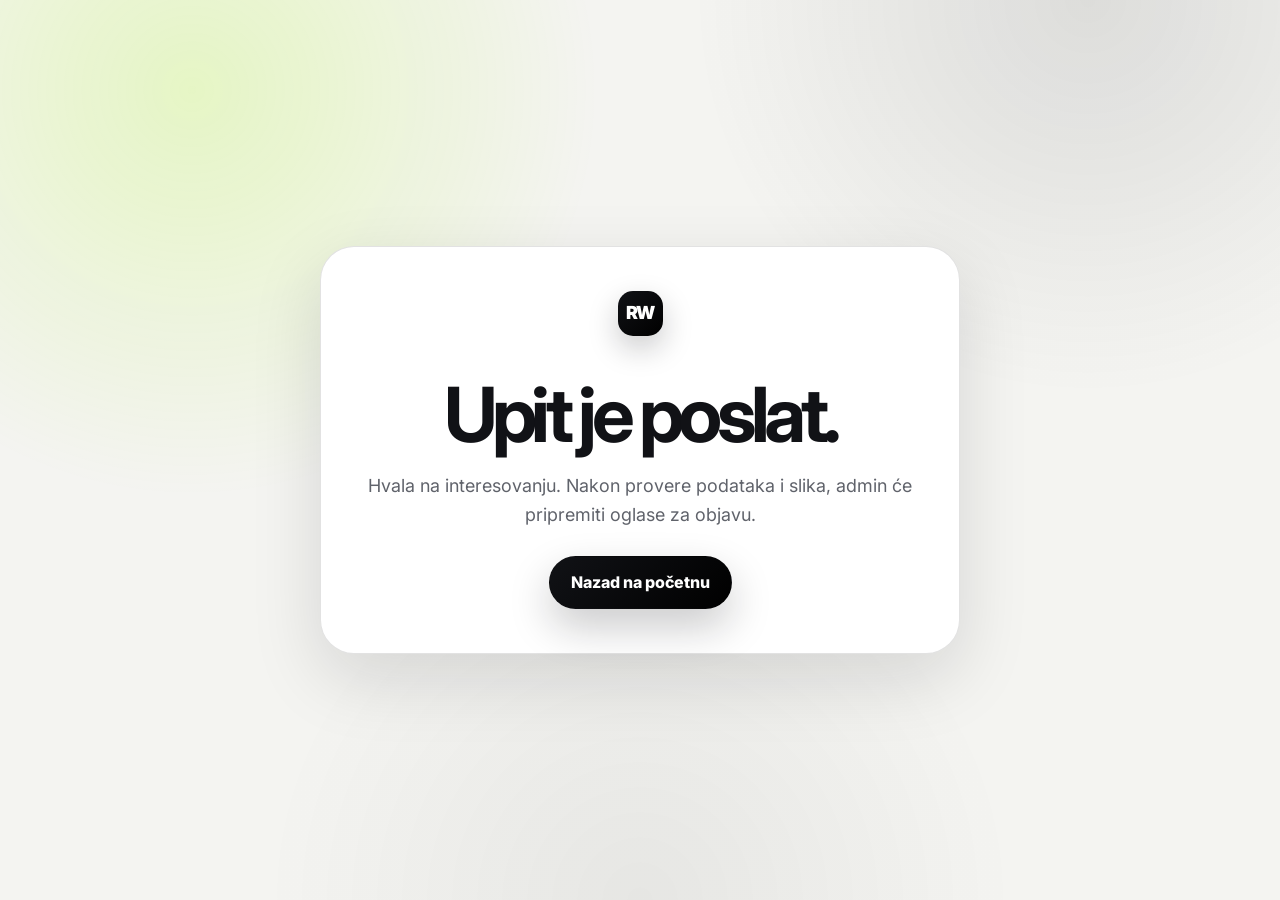
<file: hvala.html>
<!DOCTYPE html>
<html lang="sr">
<head>
  <meta charset="UTF-8" />
  <meta name="viewport" content="width=device-width, initial-scale=1.0" />
  <title>Hvala — ReWear</title>
  <link rel="preconnect" href="https://fonts.googleapis.com">
  <link rel="preconnect" href="https://fonts.gstatic.com" crossorigin>
  <link href="https://fonts.googleapis.com/css2?family=Inter:wght@400;500;600;700;800&display=swap" rel="stylesheet">
  <link rel="stylesheet" href="styles.css" />
</head>
<body class="thankyou-page">
  <main class="thankyou-wrap">
    <div class="thankyou-card">
      <span class="brand-mark">RW</span>
      <h1>Upit je poslat.</h1>
      <p>Hvala na interesovanju. Nakon provere podataka i slika, admin će pripremiti oglase za objavu.</p>
      <a class="btn btn-primary" href="/">Nazad na početnu</a>
    </div>
  </main>
</body>
</html>
</file>
<file: styles.css>
:root {
  --bg: #f4f4f1;
  --surface: #ffffff;
  --surface-2: #ffffff;
  --ink: #111216;
  --muted: #60636b;
  --line: rgba(17, 18, 22, 0.12);
  --brand: #111216;
  --brand-dark: #000000;
  --accent: #a6ff00;
  --soft: #e9ece7;
  --green: #1f3d32;
  --shadow: 0 24px 70px rgba(17, 18, 22, 0.13);
  --radius: 26px;
}

* {
  box-sizing: border-box;
}

html {
  scroll-behavior: smooth;
}

body {
  margin: 0;
  font-family: "Inter", system-ui, -apple-system, BlinkMacSystemFont, "Segoe UI", sans-serif;
  background: var(--bg);
  color: var(--ink);
  line-height: 1.6;
}

body::before {
  content: "";
  position: fixed;
  inset: 0;
  pointer-events: none;
  background:
    radial-gradient(circle at 15% 10%, rgba(166, 255, 0, 0.18), transparent 30%),
    radial-gradient(circle at 85% 0%, rgba(17, 18, 22, 0.10), transparent 28%),
    radial-gradient(circle at 50% 100%, rgba(17, 18, 22, 0.06), transparent 34%);
  z-index: -1;
}

img, svg {
  max-width: 100%;
}

a {
  color: inherit;
  text-decoration: none;
}

.container {
  width: min(1140px, calc(100% - 40px));
  margin: 0 auto;
}

.section-pad {
  padding: 96px 0;
}

.site-header {
  position: sticky;
  top: 0;
  z-index: 50;
  background: rgba(244, 244, 241, 0.88);
  backdrop-filter: blur(18px);
  border-bottom: 1px solid var(--line);
}

.header-inner {
  min-height: 78px;
  display: flex;
  align-items: center;
  justify-content: space-between;
  gap: 24px;
}

.brand {
  display: inline-flex;
  align-items: center;
  gap: 12px;
}

.brand-mark {
  width: 45px;
  height: 45px;
  display: inline-grid;
  place-items: center;
  border-radius: 15px;
  background: linear-gradient(135deg, var(--brand), var(--brand-dark));
  color: #fff;
  font-size: 18px;
  font-weight: 900;
  letter-spacing: -0.08em;
  box-shadow: 0 12px 30px rgba(17, 18, 22, 0.22);
}

.brand strong {
  display: block;
  font-size: 18px;
  line-height: 1.1;
  letter-spacing: -0.03em;
}

.brand small {
  display: block;
  color: var(--muted);
  font-size: 12px;
  line-height: 1.2;
  margin-top: 2px;
}

.main-nav {
  display: flex;
  align-items: center;
  gap: 7px;
}

.main-nav a {
  padding: 10px 13px;
  border-radius: 999px;
  color: var(--muted);
  font-weight: 700;
  font-size: 14px;
  transition: 0.2s ease;
}

.main-nav a:hover {
  color: var(--ink);
  background: rgba(255, 255, 255, 0.7);
}

.main-nav .nav-cta {
  color: #fff;
  background: var(--ink);
  padding-inline: 18px;
}

.main-nav .nav-cta:hover {
  color: #fff;
  background: var(--brand-dark);
}

.nav-toggle {
  display: none;
  width: 44px;
  height: 44px;
  border: 1px solid var(--line);
  background: var(--surface);
  border-radius: 14px;
  padding: 11px;
  cursor: pointer;
}

.nav-toggle span {
  display: block;
  height: 2px;
  background: var(--ink);
  margin: 5px 0;
  border-radius: 8px;
}

.hero {
  padding-top: 78px;
  overflow: hidden;
}

.hero-grid {
  display: grid;
  grid-template-columns: minmax(0, 1.05fr) minmax(340px, 0.95fr);
  align-items: center;
  gap: 64px;
}

.eyebrow {
  display: inline-flex;
  align-items: center;
  gap: 8px;
  color: var(--brand);
  background: rgba(17, 18, 22, 0.06);
  border: 1px solid rgba(17, 18, 22, 0.12);
  padding: 7px 12px;
  border-radius: 999px;
  font-size: 13px;
  font-weight: 800;
  letter-spacing: 0.01em;
}

h1, h2, h3, p {
  margin-top: 0;
}

h1 {
  font-size: clamp(42px, 7vw, 76px);
  line-height: 0.95;
  letter-spacing: -0.075em;
  margin: 20px 0 22px;
}

h2 {
  font-size: clamp(32px, 4.5vw, 52px);
  line-height: 1.02;
  letter-spacing: -0.06em;
  margin: 16px 0 16px;
}

h3 {
  font-size: 22px;
  line-height: 1.15;
  letter-spacing: -0.035em;
  margin-bottom: 10px;
}

.hero-lead,
.section-heading p,
.about-copy p,
.seller-card p,
.contact-grid p {
  color: var(--muted);
  font-size: 18px;
}

.hero-lead {
  max-width: 620px;
  margin-bottom: 32px;
}

.hero-actions {
  display: flex;
  flex-wrap: wrap;
  gap: 14px;
  margin-bottom: 26px;
}

.btn {
  display: inline-flex;
  align-items: center;
  justify-content: center;
  min-height: 52px;
  padding: 13px 21px;
  border-radius: 999px;
  border: 1px solid transparent;
  font-weight: 800;
  cursor: pointer;
  transition: transform 0.2s ease, box-shadow 0.2s ease, background 0.2s ease;
}

.btn:hover {
  transform: translateY(-2px);
}

.btn-primary {
  color: #fff;
  background: linear-gradient(135deg, var(--brand), var(--brand-dark));
  box-shadow: 0 18px 42px rgba(17, 18, 22, 0.22);
}

.btn-secondary {
  color: var(--ink);
  background: rgba(255, 255, 255, 0.72);
  border-color: var(--line);
}

.trust-row {
  display: flex;
  flex-wrap: wrap;
  gap: 10px;
  color: var(--green);
  font-weight: 800;
  font-size: 14px;
}

.trust-row span {
  background: rgba(166, 255, 0, 0.10);
  border: 1px solid rgba(31, 61, 50, 0.10);
  padding: 8px 12px;
  border-radius: 999px;
}

.hero-panel {
  position: relative;
  display: flex;
  justify-content: center;
}

.hero-panel::before,
.hero-panel::after {
  content: "";
  position: absolute;
  border-radius: 999px;
  z-index: 0;
}

.hero-panel::before {
  width: 360px;
  height: 360px;
  background: rgba(166, 255, 0, 0.18);
  top: 20px;
  right: 12px;
}

.hero-panel::after {
  width: 230px;
  height: 230px;
  background: rgba(31, 61, 50, 0.16);
  bottom: 8px;
  left: 0;
}

.phone-card {
  position: relative;
  z-index: 1;
  width: min(390px, 100%);
  background: rgba(255, 255, 255, 0.92);
  border: 1px solid rgba(255, 255, 255, 0.75);
  border-radius: 42px;
  box-shadow: var(--shadow);
  padding: 22px;
  transform: rotate(2deg);
}

.phone-topbar {
  display: flex;
  gap: 8px;
  margin-bottom: 18px;
}

.phone-topbar span {
  width: 10px;
  height: 10px;
  border-radius: 50%;
  background: var(--soft);
}

.mini-search {
  color: var(--muted);
  background: #fff;
  border: 1px solid var(--line);
  border-radius: 18px;
  padding: 13px 14px;
  margin-bottom: 16px;
  font-size: 14px;
}

.listing-card {
  display: grid;
  grid-template-columns: 88px 1fr;
  gap: 14px;
  align-items: center;
  background: #fff;
  border: 1px solid var(--line);
  border-radius: 24px;
  padding: 12px;
  margin-bottom: 12px;
}

.listing-card.featured {
  border-color: rgba(17, 18, 22, 0.22);
  box-shadow: 0 12px 30px rgba(17, 18, 22, 0.12);
}

.listing-card p {
  margin: 3px 0;
  color: var(--muted);
  font-size: 14px;
}

.listing-card b {
  color: var(--brand-dark);
}

.listing-image {
  height: 92px;
  border-radius: 18px;
  background: linear-gradient(135deg, #d8ff66, #111216);
  position: relative;
  overflow: hidden;
}

.listing-image::after {
  content: "";
  position: absolute;
  inset: 18px 26px 0;
  border-radius: 26px 26px 8px 8px;
  background: rgba(255, 255, 255, 0.38);
  transform: rotate(-8deg);
}

.listing-image.sneakers {
  background: linear-gradient(135deg, #dfe4dc, #1f3d32);
}

.listing-image.sneakers::after {
  inset: 52px 12px 20px;
  border-radius: 999px 999px 20px 20px;
  transform: rotate(-10deg);
}

.seller-box {
  display: grid;
  gap: 2px;
  background: var(--ink);
  color: #fff;
  padding: 16px;
  border-radius: 22px;
  margin-top: 16px;
}

.seller-box span {
  opacity: 0.72;
  font-size: 13px;
}

.stats-strip {
  border-block: 1px solid var(--line);
  background: rgba(255, 255, 255, 0.70);
}

.stats-grid {
  display: grid;
  grid-template-columns: repeat(4, 1fr);
}

.stats-grid div {
  padding: 28px 24px;
  border-right: 1px solid var(--line);
}

.stats-grid div:last-child {
  border-right: none;
}

.stats-grid strong {
  display: block;
  font-size: 26px;
  letter-spacing: -0.04em;
}

.stats-grid span {
  color: var(--muted);
  font-weight: 600;
  font-size: 14px;
}

.section-heading {
  max-width: 760px;
  margin: 0 auto 42px;
  text-align: center;
}

.left-heading {
  margin-left: 0;
  text-align: left;
}

.steps-grid {
  display: grid;
  grid-template-columns: repeat(4, 1fr);
  gap: 18px;
}

.step-card,
.price-card,
.product-card,
.contact-form,
.faq-grid details,
.seller-card,
.contact-card {
  background: rgba(255, 255, 255, 0.86);
  border: 1px solid rgba(255, 255, 255, 0.78);
  box-shadow: 0 14px 46px rgba(43, 31, 21, 0.08);
}

.step-card {
  padding: 24px;
  border-radius: var(--radius);
}

.step-card span {
  display: inline-grid;
  place-items: center;
  width: 42px;
  height: 42px;
  border-radius: 14px;
  background: rgba(17, 18, 22, 0.08);
  color: var(--brand);
  font-weight: 900;
  margin-bottom: 24px;
}

.step-card p,
.price-card p,
.product-card p,
.faq-grid p {
  color: var(--muted);
}

.catalogue-section,
.pricing-section,
.faq-section {
  background: rgba(255, 255, 255, 0.34);
  border-top: 1px solid rgba(255, 255, 255, 0.52);
  border-bottom: 1px solid rgba(255, 255, 255, 0.52);
}

.catalogue-toolbar {
  display: grid;
  gap: 16px;
  margin-bottom: 24px;
}

.search-wrap input,
.contact-form input,
.contact-form select,
.contact-form textarea {
  width: 100%;
  border: 1px solid var(--line);
  background: rgba(255, 255, 255, 0.88);
  color: var(--ink);
  border-radius: 18px;
  padding: 15px 16px;
  outline: none;
  font: inherit;
  transition: 0.2s ease;
}

.search-wrap input:focus,
.contact-form input:focus,
.contact-form select:focus,
.contact-form textarea:focus {
  border-color: rgba(17, 18, 22, 0.44);
  box-shadow: 0 0 0 4px rgba(166, 255, 0, 0.16);
}

.filter-buttons {
  display: flex;
  flex-wrap: wrap;
  gap: 10px;
}

.filter-btn,
.billing-btn {
  border: 1px solid var(--line);
  background: rgba(255, 255, 255, 0.76);
  color: var(--muted);
  font: inherit;
  font-weight: 800;
  cursor: pointer;
  border-radius: 999px;
  padding: 11px 16px;
  transition: 0.2s ease;
}

.filter-btn.active,
.filter-btn:hover,
.billing-btn.active,
.billing-btn:hover {
  background: var(--ink);
  color: #fff;
  border-color: var(--ink);
}

.product-grid {
  display: grid;
  grid-template-columns: repeat(4, 1fr);
  gap: 18px;
}

.product-card {
  border-radius: 28px;
  overflow: hidden;
  transition: 0.22s ease;
}

.product-card:hover {
  transform: translateY(-4px);
  box-shadow: var(--shadow);
}

.product-visual {
  height: 210px;
  display: grid;
  place-items: center;
  background: linear-gradient(135deg, #f1f1ed, #a6ff00);
  position: relative;
}

.product-visual::before {
  content: "";
  width: 92px;
  height: 118px;
  border-radius: 44px 44px 18px 18px;
  background: rgba(255, 255, 255, 0.38);
  border: 1px solid rgba(255, 255, 255, 0.42);
  transform: rotate(-7deg);
}

.product-card:nth-child(2n) .product-visual {
  background: linear-gradient(135deg, #e8e8e4, #6f7570);
}

.product-card:nth-child(3n) .product-visual {
  background: linear-gradient(135deg, #ededeb, #111216);
}

.product-body {
  padding: 18px;
}

.product-meta {
  display: flex;
  justify-content: space-between;
  gap: 12px;
  color: var(--muted);
  font-size: 13px;
  font-weight: 700;
  margin-bottom: 8px;
}

.product-body h3 {
  font-size: 18px;
  margin-bottom: 6px;
}

.product-price {
  display: flex;
  align-items: center;
  justify-content: space-between;
  gap: 8px;
  margin-top: 16px;
}

.product-price strong {
  color: var(--brand-dark);
  font-size: 19px;
}

.product-tag {
  background: rgba(31, 61, 50, 0.10);
  color: var(--green);
  padding: 7px 10px;
  border-radius: 999px;
  font-size: 12px;
  font-weight: 900;
}

.billing-toggle {
  display: flex;
  justify-content: center;
  flex-wrap: wrap;
  gap: 10px;
  margin-bottom: 24px;
}

.billing-btn span {
  opacity: 0.72;
}

.pricing-grid {
  display: grid;
  grid-template-columns: repeat(3, 1fr);
  gap: 20px;
  align-items: stretch;
}

.price-card {
  position: relative;
  border-radius: 32px;
  padding: 28px;
}

.price-card.popular {
  background: linear-gradient(180deg, rgba(255, 255, 255, 0.98), rgba(255, 255, 255, 0.85));
  border-color: rgba(17, 18, 22, 0.18);
  transform: translateY(-10px);
}

.popular-badge {
  position: absolute;
  top: 18px;
  right: 18px;
  color: #fff;
  background: var(--brand);
  border-radius: 999px;
  padding: 7px 10px;
  font-size: 12px;
  font-weight: 900;
}

.price-top {
  padding-right: 84px;
}

.price {
  margin: 24px 0 2px;
  display: flex;
  align-items: baseline;
  gap: 6px;
}

.amount {
  font-size: 44px;
  line-height: 1;
  font-weight: 900;
  letter-spacing: -0.07em;
}

.price small {
  color: var(--muted);
  font-weight: 900;
}

.period-label {
  font-weight: 800;
  color: var(--brand) !important;
}

.price-card ul {
  list-style: none;
  margin: 24px 0;
  padding: 0;
  display: grid;
  gap: 12px;
}

.price-card li {
  color: var(--muted);
  padding-left: 28px;
  position: relative;
}

.price-card li::before {
  content: "✓";
  position: absolute;
  left: 0;
  color: var(--green);
  font-weight: 900;
}

.btn-plan {
  width: 100%;
  background: var(--ink);
  color: #fff;
}

.btn-plan:hover {
  background: var(--brand-dark);
}

.about-grid,
.contact-grid {
  display: grid;
  grid-template-columns: 0.9fr 1.1fr;
  gap: 54px;
  align-items: start;
}

.about-copy {
  display: grid;
  gap: 14px;
}

.about-copy p {
  margin-bottom: 0;
}

.seller-card {
  border-radius: 34px;
  padding: 38px;
  display: grid;
  grid-template-columns: 1fr 1fr;
  gap: 34px;
  align-items: center;
}

.checklist {
  display: grid;
  grid-template-columns: 1fr 1fr;
  gap: 12px;
}

.checklist div {
  background: rgba(255, 255, 255, 0.74);
  border: 1px solid var(--line);
  border-radius: 18px;
  padding: 14px;
  font-weight: 800;
  color: var(--green);
}

.faq-grid {
  display: grid;
  grid-template-columns: 1fr 1fr;
  gap: 16px;
}

.faq-grid details {
  border-radius: 24px;
  padding: 20px 22px;
}

.faq-grid summary {
  cursor: pointer;
  font-weight: 900;
  letter-spacing: -0.02em;
}

.faq-grid p {
  margin: 12px 0 0;
}

.contact-card {
  border-radius: 24px;
  padding: 20px;
  display: grid;
  gap: 5px;
  margin-top: 24px;
}

.contact-card a {
  color: var(--brand);
  font-size: 22px;
  font-weight: 900;
}

.contact-card small {
  color: var(--muted);
}

.contact-form {
  border-radius: 32px;
  padding: 28px;
  display: grid;
  gap: 16px;
}

.contact-form label {
  display: grid;
  gap: 8px;
  color: var(--muted);
  font-weight: 800;
  font-size: 14px;
}

.hidden {
  display: none;
}

.mail-link {
  text-align: center;
  color: var(--brand);
  font-weight: 900;
  text-decoration: underline;
  text-decoration-thickness: 2px;
  text-underline-offset: 4px;
}

.site-footer {
  background: var(--ink);
  color: #fff;
  padding: 52px 0 22px;
}

.footer-grid {
  display: grid;
  grid-template-columns: 1.3fr 0.7fr 0.8fr;
  gap: 34px;
}

.footer-grid p,
.footer-grid span,
.footer-grid a,
.footer-brand small {
  color: rgba(255, 255, 255, 0.68);
}

.footer-grid div {
  display: grid;
  gap: 8px;
  align-content: start;
}

.footer-grid strong,
.footer-brand strong {
  color: #fff;
}

.copyright {
  margin-top: 36px;
  color: rgba(255, 255, 255, 0.48);
  font-size: 14px;
  border-top: 1px solid rgba(255, 255, 255, 0.1);
  padding-top: 20px;
}

.thankyou-page {
  min-height: 100vh;
  display: grid;
  place-items: center;
}

.thankyou-wrap {
  width: min(640px, calc(100% - 40px));
}

.thankyou-card {
  background: var(--surface);
  border: 1px solid var(--line);
  border-radius: 34px;
  box-shadow: var(--shadow);
  padding: 44px;
  text-align: center;
}

.thankyou-card .brand-mark {
  margin-bottom: 22px;
}

.thankyou-card p {
  color: var(--muted);
  font-size: 18px;
  margin-bottom: 26px;
}


.active-seller-section {
  background: linear-gradient(135deg, rgba(17, 18, 22, 0.96), rgba(31, 61, 50, 0.94));
  color: #fff;
  position: relative;
  overflow: hidden;
}

.active-seller-section::before {
  content: "";
  position: absolute;
  width: 430px;
  height: 430px;
  border-radius: 50%;
  background: rgba(166, 255, 0, 0.16);
  right: -130px;
  top: -120px;
}

.active-seller-section::after {
  content: "";
  position: absolute;
  width: 330px;
  height: 330px;
  border-radius: 50%;
  background: rgba(255, 255, 255, 0.08);
  left: -120px;
  bottom: -140px;
}

.active-seller-shell {
  position: relative;
  z-index: 1;
  display: grid;
  grid-template-columns: 0.9fr 1.1fr;
  gap: 42px;
  align-items: center;
}

.active-seller-copy .eyebrow {
  color: #fff;
  background: rgba(255, 255, 255, 0.10);
  border-color: rgba(255, 255, 255, 0.18);
}

.active-seller-copy h2 {
  margin-top: 18px;
}

.active-seller-copy p {
  color: rgba(255, 255, 255, 0.76);
  font-size: 18px;
}

.active-actions {
  display: flex;
  flex-wrap: wrap;
  gap: 14px;
  margin: 28px 0 18px;
}

.active-seller-section .btn-primary {
  background: var(--accent);
  color: var(--ink);
  box-shadow: 0 18px 44px rgba(166, 255, 0, 0.18);
}

.active-seller-section .btn-secondary {
  color: #fff;
  background: rgba(255, 255, 255, 0.10);
  border-color: rgba(255, 255, 255, 0.18);
}

.seller-note {
  display: inline-flex;
  flex-wrap: wrap;
  gap: 8px;
  padding: 13px 15px;
  border-radius: 18px;
  background: rgba(255, 255, 255, 0.10);
  border: 1px solid rgba(255, 255, 255, 0.14);
  color: rgba(255, 255, 255, 0.82);
}

.seller-note a {
  color: #fff;
  font-weight: 900;
}

.active-seller-panel {
  background: rgba(255, 255, 255, 0.94);
  color: var(--ink);
  border-radius: 34px;
  padding: 30px;
  box-shadow: 0 30px 80px rgba(0, 0, 0, 0.24);
}

.code-card {
  display: grid;
  gap: 7px;
  background: var(--ink);
  color: #fff;
  border-radius: 24px;
  padding: 18px;
  margin-bottom: 24px;
}

.code-card span {
  color: rgba(255, 255, 255, 0.64);
  font-size: 13px;
  font-weight: 800;
}

.code-card strong {
  font-size: clamp(18px, 2.3vw, 28px);
  letter-spacing: -0.04em;
}

.seller-flow {
  list-style: none;
  counter-reset: sellerSteps;
  padding: 0;
  margin: 20px 0 24px;
  display: grid;
  gap: 12px;
}

.seller-flow li {
  counter-increment: sellerSteps;
  display: grid;
  grid-template-columns: 44px 1fr;
  gap: 12px;
  align-items: start;
  padding: 14px;
  border: 1px solid var(--line);
  border-radius: 20px;
  background: rgba(244, 244, 241, 0.72);
}

.seller-flow li::before {
  content: counter(sellerSteps, decimal-leading-zero);
  width: 44px;
  height: 44px;
  display: inline-grid;
  place-items: center;
  border-radius: 15px;
  background: rgba(166, 255, 0, 0.32);
  font-weight: 900;
}

.seller-flow strong,
.seller-flow span {
  display: block;
}

.seller-flow span {
  color: var(--muted);
  margin-top: 2px;
}

.seller-limit-grid {
  display: grid;
  grid-template-columns: repeat(3, 1fr);
  gap: 10px;
}

.seller-limit-grid div {
  background: rgba(17, 18, 22, 0.06);
  border: 1px solid var(--line);
  border-radius: 18px;
  padding: 14px;
}

.seller-limit-grid strong,
.seller-limit-grid span {
  display: block;
}

.seller-limit-grid span {
  color: var(--muted);
  font-size: 13px;
  font-weight: 800;
}

@media (max-width: 980px) {
  .nav-toggle {
    display: block;
  }

  .main-nav {
    position: absolute;
    top: 78px;
    left: 20px;
    right: 20px;
    display: none;
    background: rgba(255, 255, 255, 0.98);
    border: 1px solid var(--line);
    box-shadow: var(--shadow);
    border-radius: 24px;
    padding: 14px;
    flex-direction: column;
    align-items: stretch;
  }

  .main-nav.open {
    display: flex;
  }

  .main-nav a {
    text-align: center;
    padding: 13px;
  }

  .hero-grid,
  .about-grid,
  .contact-grid,
  .seller-card,
  .active-seller-shell {
    grid-template-columns: 1fr;
  }

  .hero-grid {
    gap: 42px;
  }

  .steps-grid,
  .product-grid {
    grid-template-columns: repeat(2, 1fr);
  }

  .pricing-grid {
    grid-template-columns: 1fr;
  }

  .price-card.popular {
    transform: none;
  }

  .stats-grid {
    grid-template-columns: repeat(2, 1fr);
  }

  .stats-grid div:nth-child(2) {
    border-right: none;
  }

  .stats-grid div:nth-child(-n+2) {
    border-bottom: 1px solid var(--line);
  }

  .footer-grid {
    grid-template-columns: 1fr;
  }
}

@media (max-width: 640px) {
  .container {
    width: min(100% - 26px, 1140px);
  }

  .section-pad {
    padding: 68px 0;
  }

  .hero {
    padding-top: 54px;
  }

  h1 {
    font-size: 44px;
  }

  h2 {
    font-size: 34px;
  }

  .hero-actions .btn,
  .active-actions .btn,
  .btn {
    width: 100%;
  }

  .trust-row span {
    width: 100%;
  }

  .phone-card {
    transform: none;
    border-radius: 32px;
  }

  .steps-grid,
  .product-grid,
  .faq-grid,
  .checklist,
  .stats-grid,
  .seller-limit-grid {
    grid-template-columns: 1fr;
  }

  .stats-grid div {
    border-right: none;
    border-bottom: 1px solid var(--line);
  }

  .stats-grid div:last-child {
    border-bottom: none;
  }

  .seller-card,
  .contact-form,
  .active-seller-panel,
  .thankyou-card {
    padding: 24px;
    border-radius: 26px;
  }

  .price-card {
    padding: 24px;
  }

  .popular-badge {
    position: static;
    display: inline-flex;
    width: fit-content;
    margin-bottom: 14px;
  }

  .price-top {
    padding-right: 0;
  }

  .amount {
    font-size: 38px;
  }
}


.product-visual.has-image {
  background: #f4f4f1;
}

.product-visual.has-image::before {
  display: none;
}

.product-visual img {
  width: 100%;
  height: 100%;
  object-fit: cover;
  display: block;
}
</file>
<file: rewear_cms_site /styles.css>
:root {
  --bg: #f4f4f1;
  --surface: #ffffff;
  --surface-2: #ffffff;
  --ink: #111216;
  --muted: #60636b;
  --line: rgba(17, 18, 22, 0.12);
  --brand: #111216;
  --brand-dark: #000000;
  --accent: #a6ff00;
  --soft: #e9ece7;
  --green: #1f3d32;
  --shadow: 0 24px 70px rgba(17, 18, 22, 0.13);
  --radius: 26px;
}

* {
  box-sizing: border-box;
}

html {
  scroll-behavior: smooth;
}

body {
  margin: 0;
  font-family: "Inter", system-ui, -apple-system, BlinkMacSystemFont, "Segoe UI", sans-serif;
  background: var(--bg);
  color: var(--ink);
  line-height: 1.6;
}

body::before {
  content: "";
  position: fixed;
  inset: 0;
  pointer-events: none;
  background:
    radial-gradient(circle at 15% 10%, rgba(166, 255, 0, 0.18), transparent 30%),
    radial-gradient(circle at 85% 0%, rgba(17, 18, 22, 0.10), transparent 28%),
    radial-gradient(circle at 50% 100%, rgba(17, 18, 22, 0.06), transparent 34%);
  z-index: -1;
}

img, svg {
  max-width: 100%;
}

a {
  color: inherit;
  text-decoration: none;
}

.container {
  width: min(1140px, calc(100% - 40px));
  margin: 0 auto;
}

.section-pad {
  padding: 96px 0;
}

.site-header {
  position: sticky;
  top: 0;
  z-index: 50;
  background: rgba(244, 244, 241, 0.88);
  backdrop-filter: blur(18px);
  border-bottom: 1px solid var(--line);
}

.header-inner {
  min-height: 78px;
  display: flex;
  align-items: center;
  justify-content: space-between;
  gap: 24px;
}

.brand {
  display: inline-flex;
  align-items: center;
  gap: 12px;
}

.brand-mark {
  width: 45px;
  height: 45px;
  display: inline-grid;
  place-items: center;
  border-radius: 15px;
  background: linear-gradient(135deg, var(--brand), var(--brand-dark));
  color: #fff;
  font-size: 18px;
  font-weight: 900;
  letter-spacing: -0.08em;
  box-shadow: 0 12px 30px rgba(17, 18, 22, 0.22);
}

.brand strong {
  display: block;
  font-size: 18px;
  line-height: 1.1;
  letter-spacing: -0.03em;
}

.brand small {
  display: block;
  color: var(--muted);
  font-size: 12px;
  line-height: 1.2;
  margin-top: 2px;
}

.main-nav {
  display: flex;
  align-items: center;
  gap: 7px;
}

.main-nav a {
  padding: 10px 13px;
  border-radius: 999px;
  color: var(--muted);
  font-weight: 700;
  font-size: 14px;
  transition: 0.2s ease;
}

.main-nav a:hover {
  color: var(--ink);
  background: rgba(255, 255, 255, 0.7);
}

.main-nav .nav-cta {
  color: #fff;
  background: var(--ink);
  padding-inline: 18px;
}

.main-nav .nav-cta:hover {
  color: #fff;
  background: var(--brand-dark);
}

.nav-toggle {
  display: none;
  width: 44px;
  height: 44px;
  border: 1px solid var(--line);
  background: var(--surface);
  border-radius: 14px;
  padding: 11px;
  cursor: pointer;
}

.nav-toggle span {
  display: block;
  height: 2px;
  background: var(--ink);
  margin: 5px 0;
  border-radius: 8px;
}

.hero {
  padding-top: 78px;
  overflow: hidden;
}

.hero-grid {
  display: grid;
  grid-template-columns: minmax(0, 1.05fr) minmax(340px, 0.95fr);
  align-items: center;
  gap: 64px;
}

.eyebrow {
  display: inline-flex;
  align-items: center;
  gap: 8px;
  color: var(--brand);
  background: rgba(17, 18, 22, 0.06);
  border: 1px solid rgba(17, 18, 22, 0.12);
  padding: 7px 12px;
  border-radius: 999px;
  font-size: 13px;
  font-weight: 800;
  letter-spacing: 0.01em;
}

h1, h2, h3, p {
  margin-top: 0;
}

h1 {
  font-size: clamp(42px, 7vw, 76px);
  line-height: 0.95;
  letter-spacing: -0.075em;
  margin: 20px 0 22px;
}

h2 {
  font-size: clamp(32px, 4.5vw, 52px);
  line-height: 1.02;
  letter-spacing: -0.06em;
  margin: 16px 0 16px;
}

h3 {
  font-size: 22px;
  line-height: 1.15;
  letter-spacing: -0.035em;
  margin-bottom: 10px;
}

.hero-lead,
.section-heading p,
.about-copy p,
.seller-card p,
.contact-grid p {
  color: var(--muted);
  font-size: 18px;
}

.hero-lead {
  max-width: 620px;
  margin-bottom: 32px;
}

.hero-actions {
  display: flex;
  flex-wrap: wrap;
  gap: 14px;
  margin-bottom: 26px;
}

.btn {
  display: inline-flex;
  align-items: center;
  justify-content: center;
  min-height: 52px;
  padding: 13px 21px;
  border-radius: 999px;
  border: 1px solid transparent;
  font-weight: 800;
  cursor: pointer;
  transition: transform 0.2s ease, box-shadow 0.2s ease, background 0.2s ease;
}

.btn:hover {
  transform: translateY(-2px);
}

.btn-primary {
  color: #fff;
  background: linear-gradient(135deg, var(--brand), var(--brand-dark));
  box-shadow: 0 18px 42px rgba(17, 18, 22, 0.22);
}

.btn-secondary {
  color: var(--ink);
  background: rgba(255, 255, 255, 0.72);
  border-color: var(--line);
}

.trust-row {
  display: flex;
  flex-wrap: wrap;
  gap: 10px;
  color: var(--green);
  font-weight: 800;
  font-size: 14px;
}

.trust-row span {
  background: rgba(166, 255, 0, 0.10);
  border: 1px solid rgba(31, 61, 50, 0.10);
  padding: 8px 12px;
  border-radius: 999px;
}

.hero-panel {
  position: relative;
  display: flex;
  justify-content: center;
}

.hero-panel::before,
.hero-panel::after {
  content: "";
  position: absolute;
  border-radius: 999px;
  z-index: 0;
}

.hero-panel::before {
  width: 360px;
  height: 360px;
  background: rgba(166, 255, 0, 0.18);
  top: 20px;
  right: 12px;
}

.hero-panel::after {
  width: 230px;
  height: 230px;
  background: rgba(31, 61, 50, 0.16);
  bottom: 8px;
  left: 0;
}

.phone-card {
  position: relative;
  z-index: 1;
  width: min(390px, 100%);
  background: rgba(255, 255, 255, 0.92);
  border: 1px solid rgba(255, 255, 255, 0.75);
  border-radius: 42px;
  box-shadow: var(--shadow);
  padding: 22px;
  transform: rotate(2deg);
}

.phone-topbar {
  display: flex;
  gap: 8px;
  margin-bottom: 18px;
}

.phone-topbar span {
  width: 10px;
  height: 10px;
  border-radius: 50%;
  background: var(--soft);
}

.mini-search {
  color: var(--muted);
  background: #fff;
  border: 1px solid var(--line);
  border-radius: 18px;
  padding: 13px 14px;
  margin-bottom: 16px;
  font-size: 14px;
}

.listing-card {
  display: grid;
  grid-template-columns: 88px 1fr;
  gap: 14px;
  align-items: center;
  background: #fff;
  border: 1px solid var(--line);
  border-radius: 24px;
  padding: 12px;
  margin-bottom: 12px;
}

.listing-card.featured {
  border-color: rgba(17, 18, 22, 0.22);
  box-shadow: 0 12px 30px rgba(17, 18, 22, 0.12);
}

.listing-card p {
  margin: 3px 0;
  color: var(--muted);
  font-size: 14px;
}

.listing-card b {
  color: var(--brand-dark);
}

.listing-image {
  height: 92px;
  border-radius: 18px;
  background: linear-gradient(135deg, #d8ff66, #111216);
  position: relative;
  overflow: hidden;
}

.listing-image::after {
  content: "";
  position: absolute;
  inset: 18px 26px 0;
  border-radius: 26px 26px 8px 8px;
  background: rgba(255, 255, 255, 0.38);
  transform: rotate(-8deg);
}

.listing-image.sneakers {
  background: linear-gradient(135deg, #dfe4dc, #1f3d32);
}

.listing-image.sneakers::after {
  inset: 52px 12px 20px;
  border-radius: 999px 999px 20px 20px;
  transform: rotate(-10deg);
}

.seller-box {
  display: grid;
  gap: 2px;
  background: var(--ink);
  color: #fff;
  padding: 16px;
  border-radius: 22px;
  margin-top: 16px;
}

.seller-box span {
  opacity: 0.72;
  font-size: 13px;
}

.stats-strip {
  border-block: 1px solid var(--line);
  background: rgba(255, 255, 255, 0.70);
}

.stats-grid {
  display: grid;
  grid-template-columns: repeat(4, 1fr);
}

.stats-grid div {
  padding: 28px 24px;
  border-right: 1px solid var(--line);
}

.stats-grid div:last-child {
  border-right: none;
}

.stats-grid strong {
  display: block;
  font-size: 26px;
  letter-spacing: -0.04em;
}

.stats-grid span {
  color: var(--muted);
  font-weight: 600;
  font-size: 14px;
}

.section-heading {
  max-width: 760px;
  margin: 0 auto 42px;
  text-align: center;
}

.left-heading {
  margin-left: 0;
  text-align: left;
}

.steps-grid {
  display: grid;
  grid-template-columns: repeat(4, 1fr);
  gap: 18px;
}

.step-card,
.price-card,
.product-card,
.contact-form,
.faq-grid details,
.seller-card,
.contact-card {
  background: rgba(255, 255, 255, 0.86);
  border: 1px solid rgba(255, 255, 255, 0.78);
  box-shadow: 0 14px 46px rgba(43, 31, 21, 0.08);
}

.step-card {
  padding: 24px;
  border-radius: var(--radius);
}

.step-card span {
  display: inline-grid;
  place-items: center;
  width: 42px;
  height: 42px;
  border-radius: 14px;
  background: rgba(17, 18, 22, 0.08);
  color: var(--brand);
  font-weight: 900;
  margin-bottom: 24px;
}

.step-card p,
.price-card p,
.product-card p,
.faq-grid p {
  color: var(--muted);
}

.catalogue-section,
.pricing-section,
.faq-section {
  background: rgba(255, 255, 255, 0.34);
  border-top: 1px solid rgba(255, 255, 255, 0.52);
  border-bottom: 1px solid rgba(255, 255, 255, 0.52);
}

.catalogue-toolbar {
  display: grid;
  gap: 16px;
  margin-bottom: 24px;
}

.search-wrap input,
.contact-form input,
.contact-form select,
.contact-form textarea {
  width: 100%;
  border: 1px solid var(--line);
  background: rgba(255, 255, 255, 0.88);
  color: var(--ink);
  border-radius: 18px;
  padding: 15px 16px;
  outline: none;
  font: inherit;
  transition: 0.2s ease;
}

.search-wrap input:focus,
.contact-form input:focus,
.contact-form select:focus,
.contact-form textarea:focus {
  border-color: rgba(17, 18, 22, 0.44);
  box-shadow: 0 0 0 4px rgba(166, 255, 0, 0.16);
}

.filter-buttons {
  display: flex;
  flex-wrap: wrap;
  gap: 10px;
}

.filter-btn,
.billing-btn {
  border: 1px solid var(--line);
  background: rgba(255, 255, 255, 0.76);
  color: var(--muted);
  font: inherit;
  font-weight: 800;
  cursor: pointer;
  border-radius: 999px;
  padding: 11px 16px;
  transition: 0.2s ease;
}

.filter-btn.active,
.filter-btn:hover,
.billing-btn.active,
.billing-btn:hover {
  background: var(--ink);
  color: #fff;
  border-color: var(--ink);
}

.product-grid {
  display: grid;
  grid-template-columns: repeat(4, 1fr);
  gap: 18px;
}

.product-card {
  border-radius: 28px;
  overflow: hidden;
  transition: 0.22s ease;
}

.product-card:hover {
  transform: translateY(-4px);
  box-shadow: var(--shadow);
}

.product-visual {
  height: 210px;
  display: grid;
  place-items: center;
  background: linear-gradient(135deg, #f1f1ed, #a6ff00);
  position: relative;
}

.product-visual::before {
  content: "";
  width: 92px;
  height: 118px;
  border-radius: 44px 44px 18px 18px;
  background: rgba(255, 255, 255, 0.38);
  border: 1px solid rgba(255, 255, 255, 0.42);
  transform: rotate(-7deg);
}

.product-card:nth-child(2n) .product-visual {
  background: linear-gradient(135deg, #e8e8e4, #6f7570);
}

.product-card:nth-child(3n) .product-visual {
  background: linear-gradient(135deg, #ededeb, #111216);
}

.product-body {
  padding: 18px;
}

.product-meta {
  display: flex;
  justify-content: space-between;
  gap: 12px;
  color: var(--muted);
  font-size: 13px;
  font-weight: 700;
  margin-bottom: 8px;
}

.product-body h3 {
  font-size: 18px;
  margin-bottom: 6px;
}

.product-price {
  display: flex;
  align-items: center;
  justify-content: space-between;
  gap: 8px;
  margin-top: 16px;
}

.product-price strong {
  color: var(--brand-dark);
  font-size: 19px;
}

.product-tag {
  background: rgba(31, 61, 50, 0.10);
  color: var(--green);
  padding: 7px 10px;
  border-radius: 999px;
  font-size: 12px;
  font-weight: 900;
}

.billing-toggle {
  display: flex;
  justify-content: center;
  flex-wrap: wrap;
  gap: 10px;
  margin-bottom: 24px;
}

.billing-btn span {
  opacity: 0.72;
}

.pricing-grid {
  display: grid;
  grid-template-columns: repeat(3, 1fr);
  gap: 20px;
  align-items: stretch;
}

.price-card {
  position: relative;
  border-radius: 32px;
  padding: 28px;
}

.price-card.popular {
  background: linear-gradient(180deg, rgba(255, 255, 255, 0.98), rgba(255, 255, 255, 0.85));
  border-color: rgba(17, 18, 22, 0.18);
  transform: translateY(-10px);
}

.popular-badge {
  position: absolute;
  top: 18px;
  right: 18px;
  color: #fff;
  background: var(--brand);
  border-radius: 999px;
  padding: 7px 10px;
  font-size: 12px;
  font-weight: 900;
}

.price-top {
  padding-right: 84px;
}

.price {
  margin: 24px 0 2px;
  display: flex;
  align-items: baseline;
  gap: 6px;
}

.amount {
  font-size: 44px;
  line-height: 1;
  font-weight: 900;
  letter-spacing: -0.07em;
}

.price small {
  color: var(--muted);
  font-weight: 900;
}

.period-label {
  font-weight: 800;
  color: var(--brand) !important;
}

.price-card ul {
  list-style: none;
  margin: 24px 0;
  padding: 0;
  display: grid;
  gap: 12px;
}

.price-card li {
  color: var(--muted);
  padding-left: 28px;
  position: relative;
}

.price-card li::before {
  content: "✓";
  position: absolute;
  left: 0;
  color: var(--green);
  font-weight: 900;
}

.btn-plan {
  width: 100%;
  background: var(--ink);
  color: #fff;
}

.btn-plan:hover {
  background: var(--brand-dark);
}

.about-grid,
.contact-grid {
  display: grid;
  grid-template-columns: 0.9fr 1.1fr;
  gap: 54px;
  align-items: start;
}

.about-copy {
  display: grid;
  gap: 14px;
}

.about-copy p {
  margin-bottom: 0;
}

.seller-card {
  border-radius: 34px;
  padding: 38px;
  display: grid;
  grid-template-columns: 1fr 1fr;
  gap: 34px;
  align-items: center;
}

.checklist {
  display: grid;
  grid-template-columns: 1fr 1fr;
  gap: 12px;
}

.checklist div {
  background: rgba(255, 255, 255, 0.74);
  border: 1px solid var(--line);
  border-radius: 18px;
  padding: 14px;
  font-weight: 800;
  color: var(--green);
}

.faq-grid {
  display: grid;
  grid-template-columns: 1fr 1fr;
  gap: 16px;
}

.faq-grid details {
  border-radius: 24px;
  padding: 20px 22px;
}

.faq-grid summary {
  cursor: pointer;
  font-weight: 900;
  letter-spacing: -0.02em;
}

.faq-grid p {
  margin: 12px 0 0;
}

.contact-card {
  border-radius: 24px;
  padding: 20px;
  display: grid;
  gap: 5px;
  margin-top: 24px;
}

.contact-card a {
  color: var(--brand);
  font-size: 22px;
  font-weight: 900;
}

.contact-card small {
  color: var(--muted);
}

.contact-form {
  border-radius: 32px;
  padding: 28px;
  display: grid;
  gap: 16px;
}

.contact-form label {
  display: grid;
  gap: 8px;
  color: var(--muted);
  font-weight: 800;
  font-size: 14px;
}

.hidden {
  display: none;
}

.mail-link {
  text-align: center;
  color: var(--brand);
  font-weight: 900;
  text-decoration: underline;
  text-decoration-thickness: 2px;
  text-underline-offset: 4px;
}

.site-footer {
  background: var(--ink);
  color: #fff;
  padding: 52px 0 22px;
}

.footer-grid {
  display: grid;
  grid-template-columns: 1.3fr 0.7fr 0.8fr;
  gap: 34px;
}

.footer-grid p,
.footer-grid span,
.footer-grid a,
.footer-brand small {
  color: rgba(255, 255, 255, 0.68);
}

.footer-grid div {
  display: grid;
  gap: 8px;
  align-content: start;
}

.footer-grid strong,
.footer-brand strong {
  color: #fff;
}

.copyright {
  margin-top: 36px;
  color: rgba(255, 255, 255, 0.48);
  font-size: 14px;
  border-top: 1px solid rgba(255, 255, 255, 0.1);
  padding-top: 20px;
}

.thankyou-page {
  min-height: 100vh;
  display: grid;
  place-items: center;
}

.thankyou-wrap {
  width: min(640px, calc(100% - 40px));
}

.thankyou-card {
  background: var(--surface);
  border: 1px solid var(--line);
  border-radius: 34px;
  box-shadow: var(--shadow);
  padding: 44px;
  text-align: center;
}

.thankyou-card .brand-mark {
  margin-bottom: 22px;
}

.thankyou-card p {
  color: var(--muted);
  font-size: 18px;
  margin-bottom: 26px;
}


.active-seller-section {
  background: linear-gradient(135deg, rgba(17, 18, 22, 0.96), rgba(31, 61, 50, 0.94));
  color: #fff;
  position: relative;
  overflow: hidden;
}

.active-seller-section::before {
  content: "";
  position: absolute;
  width: 430px;
  height: 430px;
  border-radius: 50%;
  background: rgba(166, 255, 0, 0.16);
  right: -130px;
  top: -120px;
}

.active-seller-section::after {
  content: "";
  position: absolute;
  width: 330px;
  height: 330px;
  border-radius: 50%;
  background: rgba(255, 255, 255, 0.08);
  left: -120px;
  bottom: -140px;
}

.active-seller-shell {
  position: relative;
  z-index: 1;
  display: grid;
  grid-template-columns: 0.9fr 1.1fr;
  gap: 42px;
  align-items: center;
}

.active-seller-copy .eyebrow {
  color: #fff;
  background: rgba(255, 255, 255, 0.10);
  border-color: rgba(255, 255, 255, 0.18);
}

.active-seller-copy h2 {
  margin-top: 18px;
}

.active-seller-copy p {
  color: rgba(255, 255, 255, 0.76);
  font-size: 18px;
}

.active-actions {
  display: flex;
  flex-wrap: wrap;
  gap: 14px;
  margin: 28px 0 18px;
}

.active-seller-section .btn-primary {
  background: var(--accent);
  color: var(--ink);
  box-shadow: 0 18px 44px rgba(166, 255, 0, 0.18);
}

.active-seller-section .btn-secondary {
  color: #fff;
  background: rgba(255, 255, 255, 0.10);
  border-color: rgba(255, 255, 255, 0.18);
}

.seller-note {
  display: inline-flex;
  flex-wrap: wrap;
  gap: 8px;
  padding: 13px 15px;
  border-radius: 18px;
  background: rgba(255, 255, 255, 0.10);
  border: 1px solid rgba(255, 255, 255, 0.14);
  color: rgba(255, 255, 255, 0.82);
}

.seller-note a {
  color: #fff;
  font-weight: 900;
}

.active-seller-panel {
  background: rgba(255, 255, 255, 0.94);
  color: var(--ink);
  border-radius: 34px;
  padding: 30px;
  box-shadow: 0 30px 80px rgba(0, 0, 0, 0.24);
}

.code-card {
  display: grid;
  gap: 7px;
  background: var(--ink);
  color: #fff;
  border-radius: 24px;
  padding: 18px;
  margin-bottom: 24px;
}

.code-card span {
  color: rgba(255, 255, 255, 0.64);
  font-size: 13px;
  font-weight: 800;
}

.code-card strong {
  font-size: clamp(18px, 2.3vw, 28px);
  letter-spacing: -0.04em;
}

.seller-flow {
  list-style: none;
  counter-reset: sellerSteps;
  padding: 0;
  margin: 20px 0 24px;
  display: grid;
  gap: 12px;
}

.seller-flow li {
  counter-increment: sellerSteps;
  display: grid;
  grid-template-columns: 44px 1fr;
  gap: 12px;
  align-items: start;
  padding: 14px;
  border: 1px solid var(--line);
  border-radius: 20px;
  background: rgba(244, 244, 241, 0.72);
}

.seller-flow li::before {
  content: counter(sellerSteps, decimal-leading-zero);
  width: 44px;
  height: 44px;
  display: inline-grid;
  place-items: center;
  border-radius: 15px;
  background: rgba(166, 255, 0, 0.32);
  font-weight: 900;
}

.seller-flow strong,
.seller-flow span {
  display: block;
}

.seller-flow span {
  color: var(--muted);
  margin-top: 2px;
}

.seller-limit-grid {
  display: grid;
  grid-template-columns: repeat(3, 1fr);
  gap: 10px;
}

.seller-limit-grid div {
  background: rgba(17, 18, 22, 0.06);
  border: 1px solid var(--line);
  border-radius: 18px;
  padding: 14px;
}

.seller-limit-grid strong,
.seller-limit-grid span {
  display: block;
}

.seller-limit-grid span {
  color: var(--muted);
  font-size: 13px;
  font-weight: 800;
}

@media (max-width: 980px) {
  .nav-toggle {
    display: block;
  }

  .main-nav {
    position: absolute;
    top: 78px;
    left: 20px;
    right: 20px;
    display: none;
    background: rgba(255, 255, 255, 0.98);
    border: 1px solid var(--line);
    box-shadow: var(--shadow);
    border-radius: 24px;
    padding: 14px;
    flex-direction: column;
    align-items: stretch;
  }

  .main-nav.open {
    display: flex;
  }

  .main-nav a {
    text-align: center;
    padding: 13px;
  }

  .hero-grid,
  .about-grid,
  .contact-grid,
  .seller-card,
  .active-seller-shell {
    grid-template-columns: 1fr;
  }

  .hero-grid {
    gap: 42px;
  }

  .steps-grid,
  .product-grid {
    grid-template-columns: repeat(2, 1fr);
  }

  .pricing-grid {
    grid-template-columns: 1fr;
  }

  .price-card.popular {
    transform: none;
  }

  .stats-grid {
    grid-template-columns: repeat(2, 1fr);
  }

  .stats-grid div:nth-child(2) {
    border-right: none;
  }

  .stats-grid div:nth-child(-n+2) {
    border-bottom: 1px solid var(--line);
  }

  .footer-grid {
    grid-template-columns: 1fr;
  }
}

@media (max-width: 640px) {
  .container {
    width: min(100% - 26px, 1140px);
  }

  .section-pad {
    padding: 68px 0;
  }

  .hero {
    padding-top: 54px;
  }

  h1 {
    font-size: 44px;
  }

  h2 {
    font-size: 34px;
  }

  .hero-actions .btn,
  .active-actions .btn,
  .btn {
    width: 100%;
  }

  .trust-row span {
    width: 100%;
  }

  .phone-card {
    transform: none;
    border-radius: 32px;
  }

  .steps-grid,
  .product-grid,
  .faq-grid,
  .checklist,
  .stats-grid,
  .seller-limit-grid {
    grid-template-columns: 1fr;
  }

  .stats-grid div {
    border-right: none;
    border-bottom: 1px solid var(--line);
  }

  .stats-grid div:last-child {
    border-bottom: none;
  }

  .seller-card,
  .contact-form,
  .active-seller-panel,
  .thankyou-card {
    padding: 24px;
    border-radius: 26px;
  }

  .price-card {
    padding: 24px;
  }

  .popular-badge {
    position: static;
    display: inline-flex;
    width: fit-content;
    margin-bottom: 14px;
  }

  .price-top {
    padding-right: 0;
  }

  .amount {
    font-size: 38px;
  }
}


.product-visual.has-image {
  background: #f4f4f1;
}

.product-visual.has-image::before {
  display: none;
}

.product-visual img {
  width: 100%;
  height: 100%;
  object-fit: cover;
  display: block;
}
</file>
